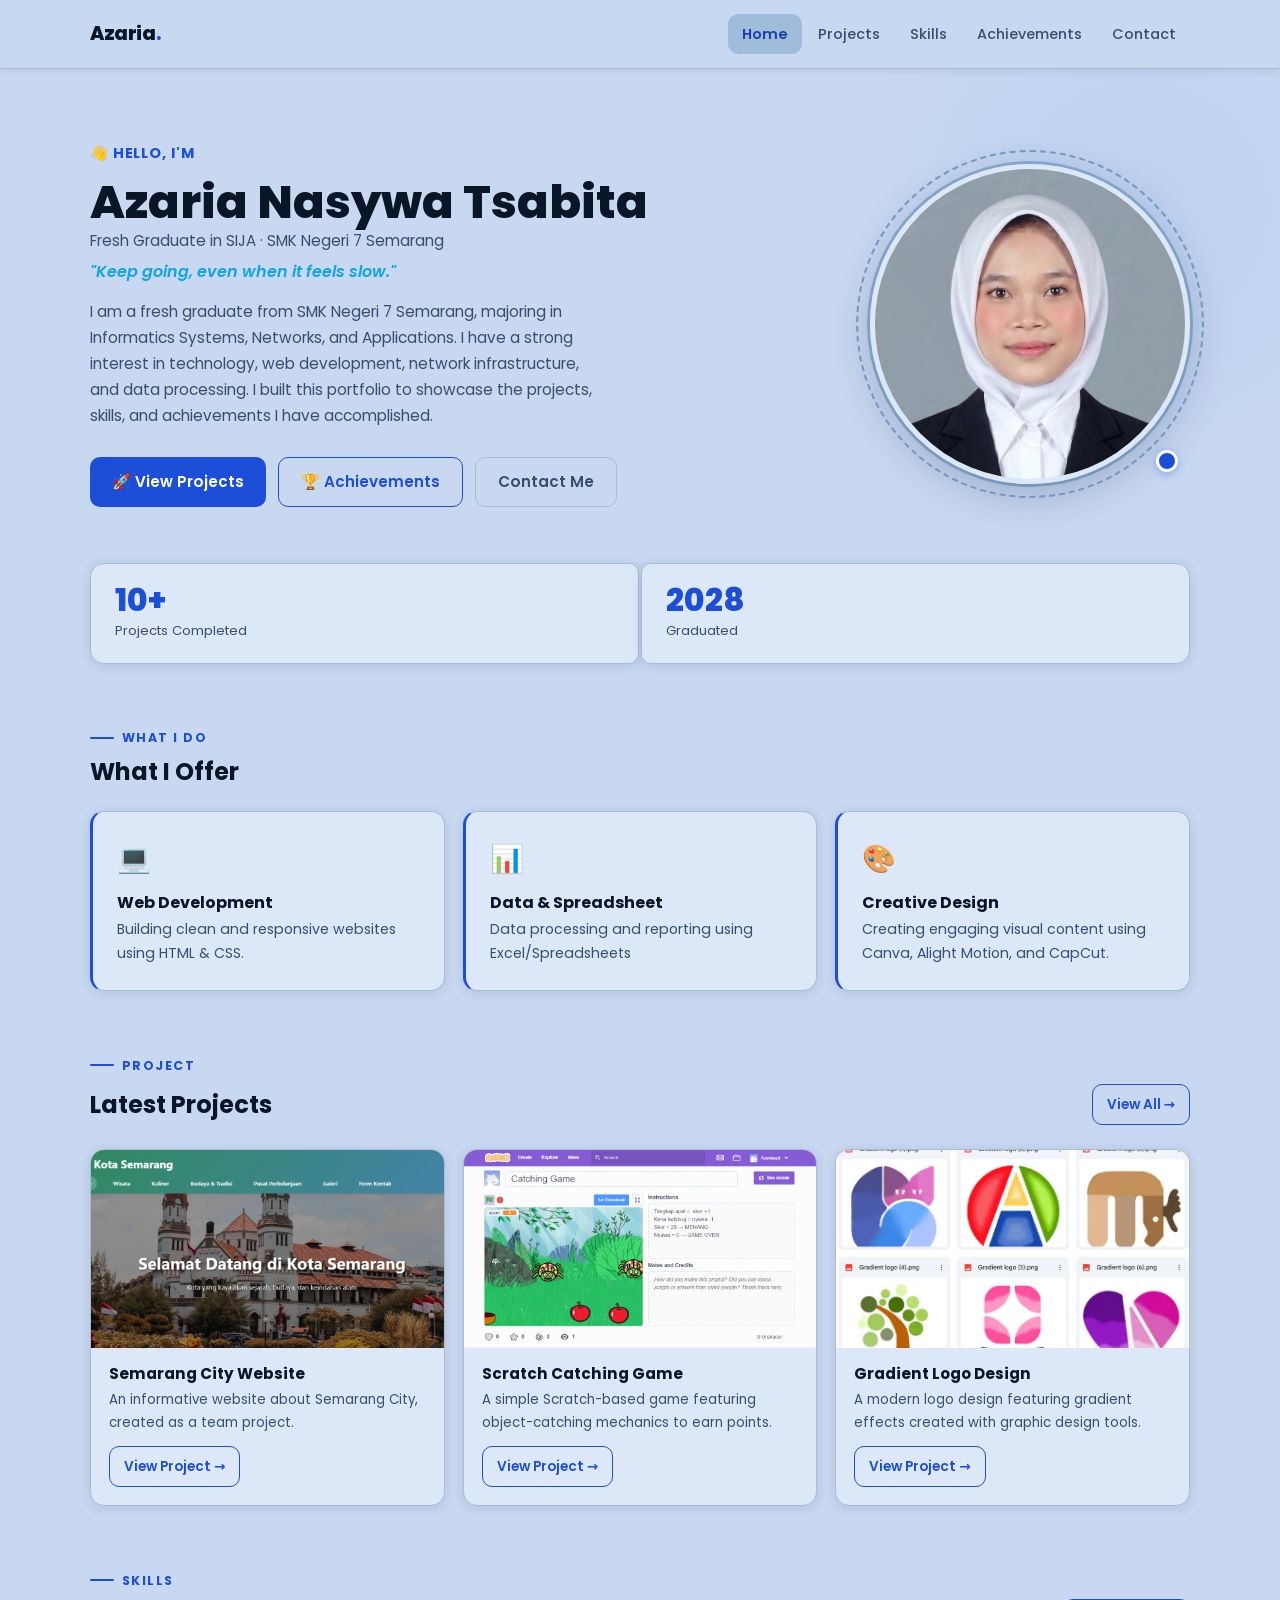
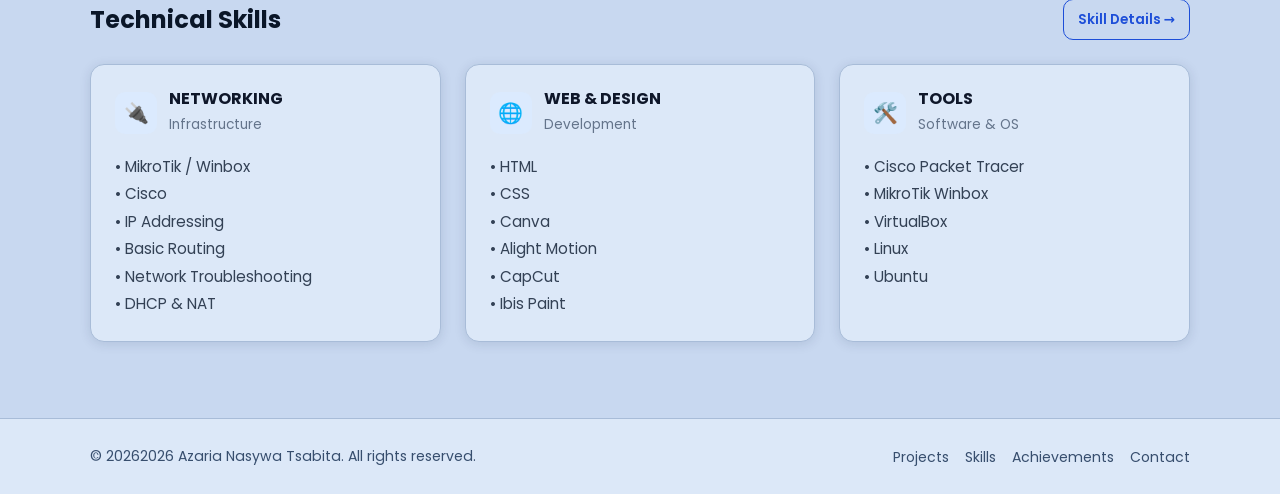
<file: index.html>
<!DOCTYPE html>
<html lang="id">
<head>
  <meta charset="UTF-8" />
  <meta name="viewport" content="width=device-width, initial-scale=1.0" />
  <title>Azaria Nasywa — Portfolio</title>
  <link rel="preconnect" href="https://fonts.googleapis.com">
  <link rel="preconnect" href="https://fonts.gstatic.com" crossorigin>
  <link href="https://fonts.googleapis.com/css2?family=Poppins:wght@300;400;500;600;700;800&display=swap" rel="stylesheet">
  <link rel="stylesheet" href="styles.css" />
</head>
<body>

  <!-- ─── HEADER ─── -->
  <header class="site-header">
    <div class="container header-inner">
      <a class="brand" href="index.html">Azaria<span>.</span></a>
      <nav class="nav">
        <button class="nav-toggle" aria-label="Toggle navigation" aria-expanded="false">☰</button>
        <ul class="nav-list">
          <li><a class="active" href="index.html">Home</a></li>
          <li><a href="projects.html">Projects</a></li>
          <li><a href="skills.html">Skills</a></li>
          <li><a href="achievements.html">Achievements</a></li>
          <li><a href="contact.html">Contact</a></li>
        </ul>
      </nav>
    </div>
  </header>

  <main>

    <!-- ─── HERO ─── -->
    <section class="hero">
      <div class="container hero-grid">
        <div class="hero-text">
          <p class="greeting">👋 Hello, I'm</p>
          <h1 class="name">
            Azaria Nasywa Tsabita
            <span class="nickname">Fresh Graduate in SIJA · SMK Negeri 7 Semarang</span>
          </h1>
          <p class="tagline">"Keep going, even when it feels slow."</p>
          <p class="description">
            I am a fresh graduate from SMK Negeri 7 Semarang, majoring in Informatics Systems, Networks, and Applications.
             I have a strong interest in technology, web development, network infrastructure, and data processing. 
             I built this portfolio to showcase the projects, skills, and achievements I have accomplished.
          </p>
          <div class="hero-cta">
            <a class="btn primary" href="projects.html">🚀 View Projects</a>
            <a class="btn outline" href="achievements.html">🏆 Achievements</a>
            <a class="btn ghost" href="contact.html">Contact Me</a>
          </div>
        </div>
        <div class="hero-photo">
          <img src="Foto/azaq1.jpeg" alt="Azaria Nasywa Tsabita" />
        </div>
      </div>
    </section>

    <!-- ─── STATS ─── -->
    <div class="container">
      <div class="stats-row">
        <div class="stat-card">
          <div class="stat-number">10+</div>
          <div class="stat-label">Projects Completed</div>
        </div>
        <div class="stat-card">
          <div class="stat-number">2028</div>
          <div class="stat-label">Graduated</div>
        </div>
      </div>
    </div>

    <!-- ─── HIGHLIGHTS ─── -->
    <section class="highlights">
      <div class="container">
        <div class="section-label">What I Do</div>
        <h2 style="color:var(--text);margin:0 0 24px;font-size:1.5rem;">What I Offer</h2>
        <div class="highlights-grid">
          <div class="card highlight-card card-hover">
            <div class="icon">💻</div>
            <h3>Web Development</h3>
            <p>Building clean and responsive websites using HTML &amp; CSS.</p>
          </div>
          <div class="card highlight-card card-hover">
            <div class="icon">📊</div>
            <h3>Data &amp; Spreadsheet</h3>
            <p>Data processing and reporting using Excel/Spreadsheets</p>
          </div>
          <div class="card highlight-card card-hover">
            <div class="icon">🎨</div>
            <h3>Creative Design</h3>
            <p>Creating engaging visual content using Canva, Alight Motion, and CapCut.</p>
          </div>
        </div>
      </div>
    </section>

    <!-- ─── PROJECTS PREVIEW ─── -->
    <section style="padding-bottom:56px;">
      <div class="container">
        <div class="section-label">Project</div>
        <div style="display:flex;align-items:center;justify-content:space-between;margin-bottom:24px;flex-wrap:wrap;gap:10px;">
          <h2 style="color:var(--text);margin:0;font-size:1.5rem;">Latest Projects</h2>
          <a class="btn outline small" href="projects.html">View All →</a>
        </div>
        <div class="preview-grid">
          <article class="card preview-card card-hover">
            <div style="overflow:hidden;">
              <img class="preview-img" src="Foto/web.png" alt="Website Kota Semarang">
            </div>
            <div class="preview-body">
              <h3>Semarang City Website</h3>
              <p>An informative website about Semarang City, created as a team project.</p>
              <a class="btn small outline" href="portfolio/dashboard.html">View Project →</a>
            </div>
          </article>
          <article class="card preview-card card-hover">
            <div style="overflow:hidden;">
              <img class="preview-img" src="Foto/scrath.png" alt="Catching Game Scratch">
            </div>
            <div class="preview-body">
              <h3>Scratch Catching Game</h3>
              <p>A simple Scratch-based game featuring object-catching mechanics to earn points.</p>
              <a class="btn small outline" href="portfolio/landing-page.html">View Project →</a>
            </div>
          </article>
          <article class="card preview-card card-hover">
            <div style="overflow:hidden;">
              <img class="preview-img" src="Foto/logo (2).png" alt="Gradien Logo">
            </div>
            <div class="preview-body">
              <h3>Gradient Logo Design</h3>
              <p>A modern logo design featuring gradient effects created with graphic design tools.</p>
              <a class="btn small outline" href="portfolio/desain.html">View Project →</a>
            </div>
          </article>
        </div>
      </div>
    </section>

<!-- ─── SKILLS PREVIEW ─── -->
    <section style="padding-bottom:56px;">
      <div class="container">
        <div class="section-label">Skills</div>
        <div style="display:flex;align-items:center;justify-content:space-between;margin-bottom:24px;flex-wrap:wrap;gap:10px;">
          <h2 style="color:var(--text);margin:0;font-size:1.5rem;">Technical Skills</h2>
          <a class="btn outline small" href="skills.html">Skill Details →</a>
        </div>

        <!-- Grid Layout (Tampilan Kartu Gambar 2) -->
        <div style="display: grid; grid-template-columns: repeat(auto-fit, minmax(300px, 1fr)); gap: 1.5rem;">

          <!-- Card 1: NETWORKING -->
          <div class="card" style="padding: 1.5rem; display: flex; flex-direction: column; gap: 1rem;">
            <div style="display: flex; align-items: center; gap: 0.75rem;">
              <div style="width: 42px; height: 42px; background: #dbeafe; border-radius: 10px; display: flex; align-items: center; justify-content: center; font-size: 1.25rem;">
                🔌
              </div>
              <div>
                <h3 style="font-size: 1rem; font-weight: 700; color: #0f172a; margin: 0; text-transform: uppercase;">NETWORKING</h3>
                <span style="font-size: 0.85rem; color: #64748b;">Infrastructure</span>
              </div>
            </div>
            <ul style="list-style: none; padding: 0; margin: 0; color: #334155; font-size: 0.95rem; line-height: 1.8;">
              <li>• MikroTik / Winbox</li>
              <li>• Cisco</li>
              <li>• IP Addressing</li>
              <li>• Basic Routing</li>
              <li>• Network Troubleshooting</li>
              <li>• DHCP &amp; NAT</li>
            </ul>
          </div>

          <!-- Card 2: WEB & DESIGN -->
          <div class="card" style="padding: 1.5rem; display: flex; flex-direction: column; gap: 1rem;">
            <div style="display: flex; align-items: center; gap: 0.75rem;">
              <div style="width: 42px; height: 42px; background: #dbeafe; border-radius: 10px; display: flex; align-items: center; justify-content: center; font-size: 1.25rem;">
                🌐
              </div>
              <div>
                <h3 style="font-size: 1rem; font-weight: 700; color: #0f172a; margin: 0; text-transform: uppercase;">WEB &amp; DESIGN</h3>
                <span style="font-size: 0.85rem; color: #64748b;">Development</span>
              </div>
            </div>
            <ul style="list-style: none; padding: 0; margin: 0; color: #334155; font-size: 0.95rem; line-height: 1.8;">
              <li>• HTML</li>
              <li>• CSS</li>
              <li>• Canva</li>
              <li>• Alight Motion</li>
              <li>• CapCut</li>
              <li>• Ibis Paint</li>
            </ul>
          </div>
          <!-- Card 4: TOOLS -->
          <div class="card" style="padding: 1.5rem; display: flex; flex-direction: column; gap: 1rem;">
            <div style="display: flex; align-items: center; gap: 0.75rem;">
              <div style="width: 42px; height: 42px; background: #dbeafe; border-radius: 10px; display: flex; align-items: center; justify-content: center; font-size: 1.25rem;">
                🛠️
              </div>
              <div>
                <h3 style="font-size: 1rem; font-weight: 700; color: #0f172a; margin: 0; text-transform: uppercase;">TOOLS</h3>
                <span style="font-size: 0.85rem; color: #64748b;">Software &amp; OS</span>
              </div>
            </div>
            <ul style="list-style: none; padding: 0; margin: 0; color: #334155; font-size: 0.95rem; line-height: 1.8;">
              <li>• Cisco Packet Tracer</li>
              <li>• MikroTik Winbox</li>
              <li>• VirtualBox</li>
              <li>• Linux</li>
              <li>• Ubuntu</li>
            </ul>
          </div>

        </div>
      </div>
    </section>

  <!-- ─── FOOTER ─── -->
  <footer class="site-footer">
    <div class="container footer-inner">
      <p>© <span id="year"></span>2026 Azaria Nasywa Tsabita. All rights reserved.</p>
      <ul class="footer-links">
        <li><a href="projects.html">Projects</a></li>
        <li><a href="skills.html">Skills</a></li>
        <li><a href="achievements.html">Achievements</a></li>
        <li><a href="contact.html">Contact</a></li>
      </ul>
    </div>
  </footer>

  <script src="main.js"></script>
</body>
</html>
</file>
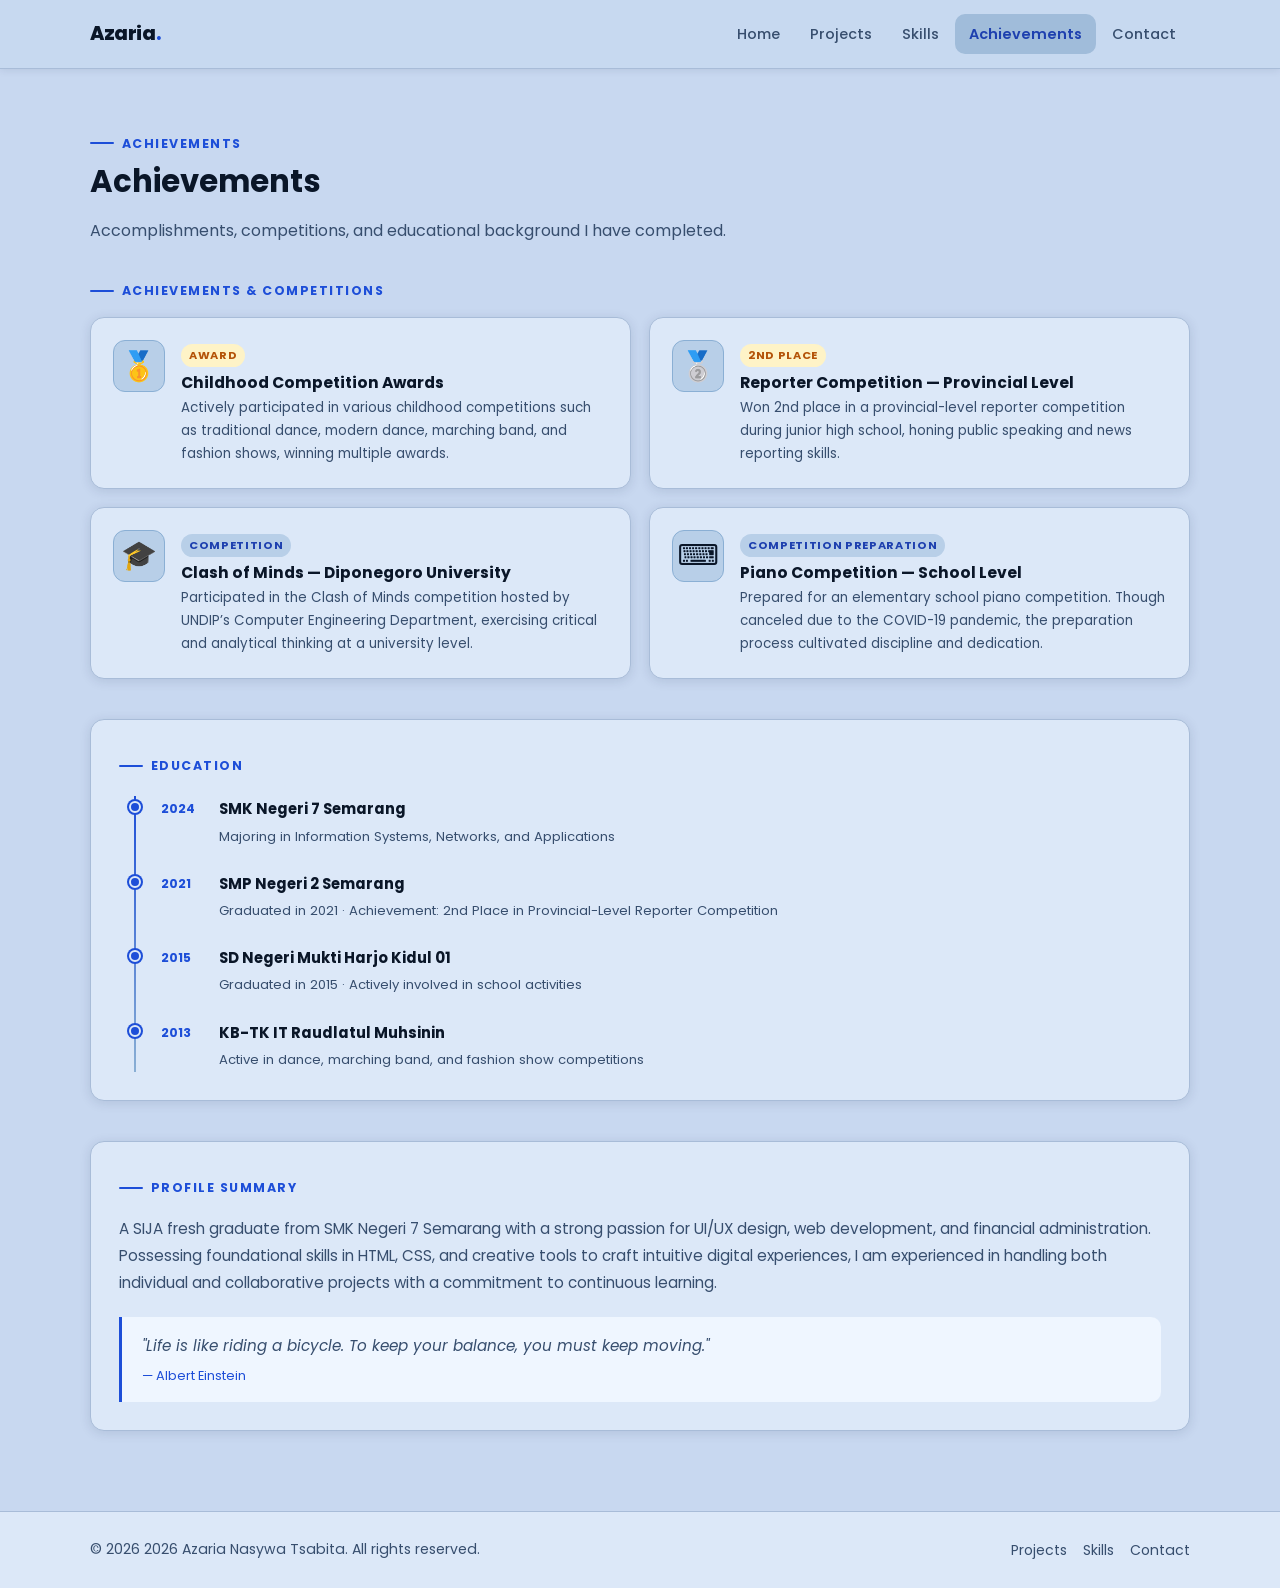
<file: achievements.html>
<!DOCTYPE html>
<html lang="id">
<head>
  <meta charset="UTF-8" />
  <meta name="viewport" content="width=device-width, initial-scale=1.0" />
  <title>Achievements — Azaria Nasywa</title>
  <link rel="preconnect" href="https://fonts.googleapis.com">
  <link rel="preconnect" href="https://fonts.gstatic.com" crossorigin>
  <link href="https://fonts.googleapis.com/css2?family=Poppins:wght@300;400;500;600;700;800&display=swap" rel="stylesheet">
  <link rel="stylesheet" href="styles.css" />
</head>
<body>

  <!-- ─── HEADER ─── -->
  <header class="site-header">
    <div class="container header-inner">
      <a class="brand" href="index.html">Azaria<span>.</span></a>
      <nav class="nav">
        <button class="nav-toggle" aria-label="Toggle navigation" aria-expanded="false">☰</button>
        <ul class="nav-list">
          <li><a href="index.html">Home</a></li>
          <li><a href="projects.html">Projects</a></li>
          <li><a href="skills.html">Skills</a></li>
          <li><a class="active" href="achievements.html">Achievements</a></li>
          <li><a href="contact.html">Contact</a></li>
        </ul>
      </nav>
    </div>
  </header>

  <main>

    <!-- ─── PAGE HEADER ─── -->
    <section class="section-header">
      <div class="container">
        <div class="section-label">Achievements</div>
        <h2>Achievements</h2>
        <p>Accomplishments, competitions, and educational background I have completed.</p>
      </div>
    </section>

    <section class="achievements-section">
      <div class="container">

        <!-- ─── ACHIEVEMENT CARDS ─── -->
        <div class="section-label" style="margin-bottom:16px;">ACHIEVEMENTS & COMPETITIONS</div>
        <div class="ach-grid">

          <div class="card ach-card card-hover">
            <div class="ach-badge">🥇</div>
            <div class="ach-body">
              <span class="ach-type award">Award</span>
              <h3>Childhood Competition Awards</h3>
              <p>Actively participated in various childhood competitions such as traditional dance, modern dance, marching band, and fashion shows, winning multiple awards.</p>
            </div>
          </div>

          <div class="card ach-card card-hover">
            <div class="ach-badge">🥈</div>
            <div class="ach-body">
              <span class="ach-type award">2nd Place</span>
              <h3>Reporter Competition — Provincial Level</h3>
              <p>Won 2nd place in a provincial-level reporter competition during junior high school, honing public speaking and news reporting skills.</p>
            </div>
          </div>

          <div class="card ach-card card-hover">
            <div class="ach-badge">🎓</div>
            <div class="ach-body">
              <span class="ach-type compete">COMPETITION</span>
              <h3>Clash of Minds — Diponegoro University</h3>
              <p>Participated in the Clash of Minds competition hosted by UNDIP’s Computer Engineering Department, exercising critical and analytical thinking at a university level.</p>
            </div>
          </div>

          <div class="card ach-card card-hover">
            <div class="ach-badge">⌨️</div>
            <div class="ach-body">
              <span class="ach-type compete">COMPETITION PREPARATION</span>
              <h3>Piano Competition — School Level</h3>
              <p>Prepared for an elementary school piano competition. Though canceled due to the COVID-19 pandemic, the preparation process cultivated discipline and dedication.</p>
            </div>
          </div>

        </div>

        <!-- ─── EDUCATION TIMELINE ─── -->
        <div class="card" style="padding:28px;margin-bottom:40px;">
          <div class="section-label" style="margin-bottom:20px;">EDUCATION</div>
          <ul class="edu-timeline">
            <li>
              <span class="edu-year">2024</span>
              <div class="edu-info">
                <strong>SMK Negeri 7 Semarang</strong>
                <span>Majoring in Information Systems, Networks, and Applications</span>
              </div>
            </li>
            <li>
              <span class="edu-year">2021</span>
              <div class="edu-info">
                <strong>SMP Negeri 2 Semarang</strong>
                <span>Graduated in 2021 · Achievement: 2nd Place in Provincial-Level Reporter Competition</span>
              </div>
            </li>
            <li>
              <span class="edu-year">2015</span>
              <div class="edu-info">
                <strong>SD Negeri Mukti Harjo Kidul 01</strong>
                <span>Graduated in 2015 · Actively involved in school activities</span>
              </div>
            </li>
            <li>
              <span class="edu-year">2013</span>
              <div class="edu-info">
                <strong>KB-TK IT Raudlatul Muhsinin</strong>
                <span>Active in dance, marching band, and fashion show competitions</span>
              </div>
            </li>
          </ul>
        </div>

        <!-- ─── PROFILE SUMMARY ─── -->
        <div class="card" style="padding:28px;">
          <div class="section-label" style="margin-bottom:16px;">PROFILE SUMMARY</div>
          <p style="color:var(--muted);font-size:.95rem;line-height:1.8;margin-bottom:20px;">
            A SIJA fresh graduate from SMK Negeri 7 Semarang with a strong passion for UI/UX design, web development, and financial administration. Possessing foundational skills in HTML, CSS, and creative tools to craft intuitive digital experiences, I am experienced in handling both individual and collaborative projects with a commitment to continuous learning.
          </p>
          <blockquote style="margin:0;padding:16px 20px;border-left:3px solid var(--blue);background:#eff6ff;border-radius:0 var(--radius-sm) var(--radius-sm) 0;color:var(--muted);font-style:italic;font-size:.95rem;">
            "Life is like riding a bicycle. To keep your balance, you must keep moving."
            <cite style="display:block;margin-top:6px;font-size:.8rem;font-style:normal;color:var(--blue);">— Albert Einstein</cite>
          </blockquote>
        </div>

      </div>
    </section>

  </main>

  <!-- ─── FOOTER ─── -->
  <footer class="site-footer">
    <div class="container footer-inner">
      <p>© <span id="year"></span> 2026 Azaria Nasywa Tsabita. All rights reserved.</p>
      <ul class="footer-links">
        <li><a href="projects.html">Projects</a></li>
        <li><a href="skills.html">Skills</a></li>
        <li><a href="contact.html">Contact</a></li>
      </ul>
    </div>
  </footer>

  <script src="main.js"></script>
</body>
</html>
</file>
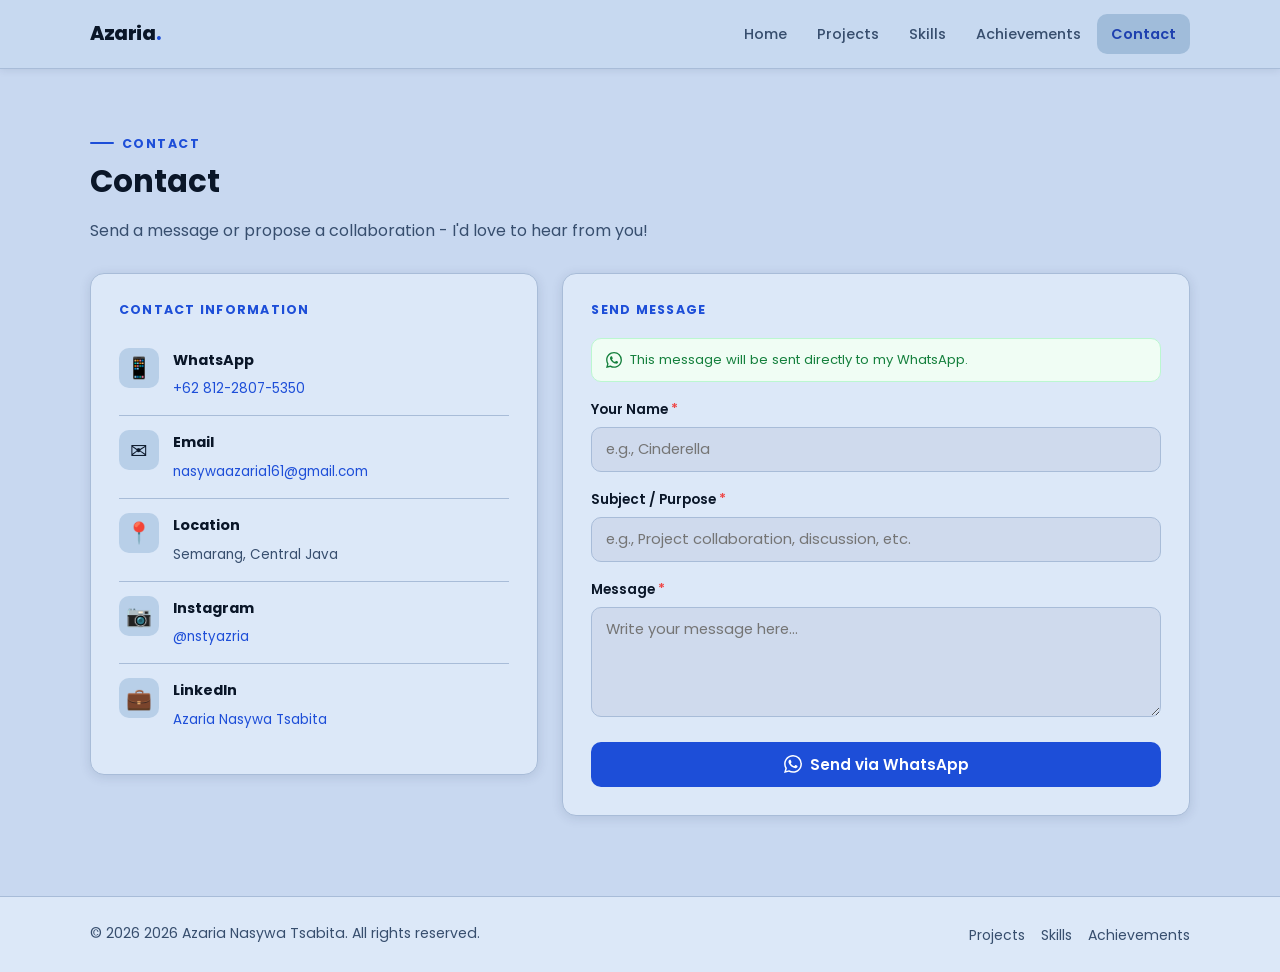
<file: contact.html>
<!DOCTYPE html>
<html lang="id">
<head>
  <meta charset="UTF-8" />
  <meta name="viewport" content="width=device-width, initial-scale=1.0" />
  <title>Contact — Azaria Nasywa</title>
  <link rel="preconnect" href="https://fonts.googleapis.com">
  <link rel="preconnect" href="https://fonts.gstatic.com" crossorigin>
  <link href="https://fonts.googleapis.com/css2?family=Poppins:wght@300;400;500;600;700;800&display=swap" rel="stylesheet">
  <link rel="stylesheet" href="styles.css" />
</head>
<body>

  <!-- ─── HEADER ─── -->
  <header class="site-header">
    <div class="container header-inner">
      <a class="brand" href="index.html">Azaria<span>.</span></a>
      <nav class="nav">
        <button class="nav-toggle" aria-label="Toggle navigation" aria-expanded="false">☰</button>
        <ul class="nav-list">
          <li><a href="index.html">Home</a></li>
          <li><a href="projects.html">Projects</a></li>
          <li><a href="skills.html">Skills</a></li>
          <li><a href="achievements.html">Achievements</a></li>
          <li><a class="active" href="contact.html">Contact</a></li>
        </ul>
      </nav>
    </div>
  </header>

  <main>

    <!-- ─── PAGE HEADER ─── -->
    <section class="section-header">
      <div class="container">
        <div class="section-label">Contact</div>
        <h2>Contact</h2>
        <p>Send a message or propose a collaboration - I'd love to hear from you!</p>
      </div>
    </section>

    <!-- ─── CONTACT GRID ─── -->
    <section class="contact-section">
      <div class="container contact-grid">

        <!-- ── INFO ── -->
        <div class="card contact-info-card">
          <h3>CONTACT INFORMATION</h3>

          <div class="contact-item">
            <div class="contact-icon">📱</div>
            <div class="contact-detail">
              <strong>WhatsApp</strong>
              <a href="https://wa.me/6281228075350" target="_blank" rel="noopener">+62 812-2807-5350</a>
            </div>
          </div>

          <div class="contact-item">
            <div class="contact-icon">✉️</div>
            <div class="contact-detail">
              <strong>Email</strong>
              <a href="mailto:nasywaazaria161@gmail.com">nasywaazaria161@gmail.com</a>
            </div>
          </div>

          <div class="contact-item">
            <div class="contact-icon">📍</div>
            <div class="contact-detail">
              <strong>Location</strong>
              <span> Semarang, Central Java</span>
            </div>
          </div>

          <div class="contact-item">
            <div class="contact-icon">📷</div>
            <div class="contact-detail">
              <strong>Instagram</strong>
              <a href="https://www.instagram.com/nstyazria" target="_blank" rel="noopener noreferrer">@nstyazria</a>
            </div>
          </div>

          <div class="contact-item">
            <div class="contact-icon">💼</div>
            <div class="contact-detail">
              <strong>LinkedIn</strong>
              <a href="https://www.linkedin.com/in/azarianasywat/" target="_blank" rel="noopener noreferrer">Azaria Nasywa Tsabita</a>
            </div>
          </div>
        </div>

        <!-- ── FORM ── -->
        <div class="card contact-form-card">
          <h3>SEND MESSAGE</h3>

          <div class="wa-note">
            <svg xmlns="http://www.w3.org/2000/svg" width="16" height="16" viewBox="0 0 24 24" fill="currentColor" style="flex-shrink:0;"><path d="M17.472 14.382c-.297-.149-1.758-.867-2.03-.967-.273-.099-.471-.148-.67.15-.197.297-.767.966-.94 1.164-.173.199-.347.223-.644.075-.297-.15-1.255-.463-2.39-1.475-.883-.788-1.48-1.761-1.653-2.059-.173-.297-.018-.458.13-.606.134-.133.298-.347.446-.52.149-.174.198-.298.298-.497.099-.198.05-.371-.025-.52-.075-.149-.669-1.612-.916-2.207-.242-.579-.487-.5-.669-.51-.173-.008-.371-.01-.57-.01-.198 0-.52.074-.792.372-.272.297-1.04 1.016-1.04 2.479 0 1.462 1.065 2.875 1.213 3.074.149.198 2.096 3.2 5.077 4.487.709.306 1.262.489 1.694.625.712.227 1.36.195 1.871.118.571-.085 1.758-.719 2.006-1.413.248-.694.248-1.289.173-1.413-.074-.124-.272-.198-.57-.347m-5.421 7.403h-.004a9.87 9.87 0 01-5.031-1.378l-.361-.214-3.741.982.998-3.648-.235-.374a9.86 9.86 0 01-1.51-5.26c.001-5.45 4.436-9.884 9.888-9.884 2.64 0 5.122 1.03 6.988 2.898a9.825 9.825 0 012.893 6.994c-.003 5.45-4.437 9.884-9.885 9.884m8.413-18.297A11.815 11.815 0 0012.05 0C5.495 0 .16 5.335.157 11.892c0 2.096.547 4.142 1.588 5.945L.057 24l6.305-1.654a11.882 11.882 0 005.683 1.448h.005c6.554 0 11.89-5.335 11.893-11.893a11.821 11.821 0 00-3.48-8.413z"/></svg>
            This message will be sent directly to my WhatsApp.
          </div>

          <form id="wa-form" novalidate>
            <div class="form-group">
              <label for="sender-name">Your Name <span style="color:#ef4444;">*</span></label>
              <input
                type="text"
                id="sender-name"
                placeholder="e.g., Cinderella"
                required
                autocomplete="name"
              />
            </div>

            <div class="form-group">
              <label for="sender-topic">Subject / Purpose <span style="color:#ef4444;">*</span></label>
              <input
                type="text"
                id="sender-topic"
                placeholder="e.g., Project collaboration, discussion, etc."
                required
              />
            </div>

            <div class="form-group">
              <label for="sender-message">Message <span style="color:#ef4444;">*</span></label>
              <textarea
                id="sender-message"
                placeholder="Write your message here..."
                required
              ></textarea>
            </div>

            <p id="form-error" style="color:#ef4444;font-size:.83rem;margin:0 0 12px;display:none;">
              Please complete all fields before submitting.
            </p>

            <button type="submit" class="btn primary" style="width:100%;justify-content:center;gap:8px;">
              <svg xmlns="http://www.w3.org/2000/svg" width="18" height="18" viewBox="0 0 24 24" fill="currentColor" style="flex-shrink:0;"><path d="M17.472 14.382c-.297-.149-1.758-.867-2.03-.967-.273-.099-.471-.148-.67.15-.197.297-.767.966-.94 1.164-.173.199-.347.223-.644.075-.297-.15-1.255-.463-2.39-1.475-.883-.788-1.48-1.761-1.653-2.059-.173-.297-.018-.458.13-.606.134-.133.298-.347.446-.52.149-.174.198-.298.298-.497.099-.198.05-.371-.025-.52-.075-.149-.669-1.612-.916-2.207-.242-.579-.487-.5-.669-.51-.173-.008-.371-.01-.57-.01-.198 0-.52.074-.792.372-.272.297-1.04 1.016-1.04 2.479 0 1.462 1.065 2.875 1.213 3.074.149.198 2.096 3.2 5.077 4.487.709.306 1.262.489 1.694.625.712.227 1.36.195 1.871.118.571-.085 1.758-.719 2.006-1.413.248-.694.248-1.289.173-1.413-.074-.124-.272-.198-.57-.347m-5.421 7.403h-.004a9.87 9.87 0 01-5.031-1.378l-.361-.214-3.741.982.998-3.648-.235-.374a9.86 9.86 0 01-1.51-5.26c.001-5.45 4.436-9.884 9.888-9.884 2.64 0 5.122 1.03 6.988 2.898a9.825 9.825 0 012.893 6.994c-.003 5.45-4.437 9.884-9.885 9.884m8.413-18.297A11.815 11.815 0 0012.05 0C5.495 0 .16 5.335.157 11.892c0 2.096.547 4.142 1.588 5.945L.057 24l6.305-1.654a11.882 11.882 0 005.683 1.448h.005c6.554 0 11.89-5.335 11.893-11.893a11.821 11.821 0 00-3.48-8.413z"/></svg>
              Send via WhatsApp
            </button>
          </form>
        </div>

      </div>
    </section>

  </main>

  <!-- ─── FOOTER ─── -->
  <footer class="site-footer">
    <div class="container footer-inner">
      <p>© <span id="year"></span> 2026 Azaria Nasywa Tsabita. All rights reserved.</p>
      <ul class="footer-links">
        <li><a href="projects.html">Projects</a></li>
        <li><a href="skills.html">Skills</a></li>
        <li><a href="achievements.html">Achievements</a></li>
      </ul>
    </div>
  </footer>

  <script src="main.js"></script>
</body>
</html>
</file>
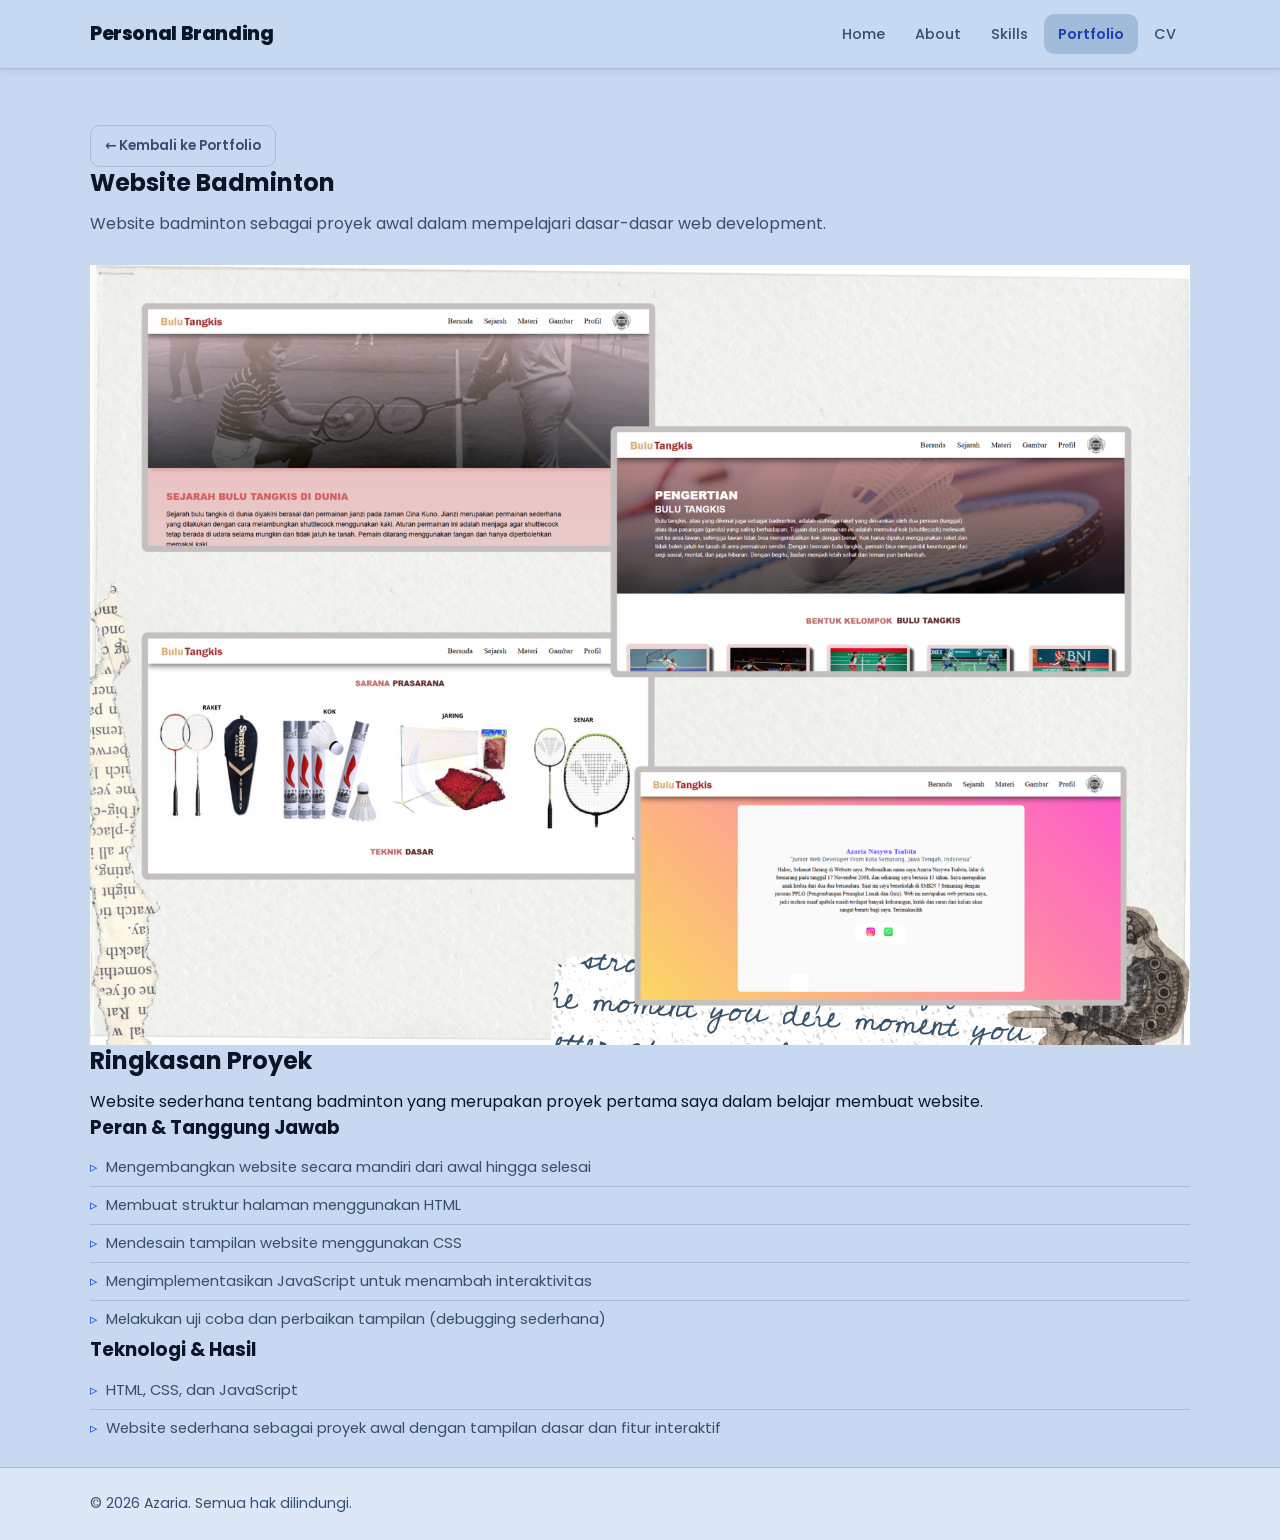
<file: mobile-prototype.html>
<!DOCTYPE html>
<html lang="id">
<head>
	<meta charset="UTF-8" />
	<meta name="viewport" content="width=device-width, initial-scale=1.0" />
	<title>Prototype Aplikasi Mobile - Portfolio</title>
	<link rel="preconnect" href="https://fonts.googleapis.com">
	<link rel="preconnect" href="https://fonts.gstatic.com" crossorigin>
	<link href="https://fonts.googleapis.com/css2?family=Poppins:wght@300;400;500;600;700&display=swap" rel="stylesheet">
	<link rel="stylesheet" href="../styles.css" />
</head>
<body>
	<header class="site-header">
		<div class="container header-inner">
			<a class="brand" href="../index.html">Personal Branding</a>
			<nav class="nav">
				<button class="nav-toggle" aria-label="Toggle navigation" aria-expanded="false">☰</button>
				<ul class="nav-list">
					<li><a href="../index.html">Home</a></li>
					<li><a href="../about.html">About</a></li>
					<li><a href="../skills.html">Skills</a></li>
					<li><a class="active" href="../portfolio.html">Portfolio</a></li>
					<li><a href="../cv.html">CV</a></li>
				</ul>
			</nav>
		</div>
	</header>

	<main>
		<section class="section-header">
			<div class="container">
				<a class="btn small ghost" href="../portfolio.html">← Kembali ke Portfolio</a>
				<h1>Website Badminton</h1>
				<p>Website badminton sebagai proyek awal dalam mempelajari dasar-dasar web development.</p>
			</div>
		</section>

		<section class="container">
			<div class="card2 mb-14">
				<img src="../Foto/web3.png" alt="Prototype Aplikasi Mobile - Screenshot">
			</div>

			<div class="card2 mb-14">
				<h2>Ringkasan Proyek</h2>
				<p>Website sederhana tentang badminton yang merupakan proyek pertama saya dalam belajar membuat website.</p>
			</div>

			<div class="card2 mb-14">
				<h3>Peran & Tanggung Jawab</h3>
				<ul class="bullet-list">
					<li>Mengembangkan website secara mandiri dari awal hingga selesai</li>
					<li>Membuat struktur halaman menggunakan HTML</li>
					<li>Mendesain tampilan website menggunakan CSS</li>
					<li>Mengimplementasikan JavaScript untuk menambah interaktivitas</li>
					<li>Melakukan uji coba dan perbaikan tampilan (debugging sederhana)</li>
				</ul>
			</div>

			<div class="card2">
				<h3>Teknologi & Hasil</h3>
				<ul class="bullet-list">
					<li>HTML, CSS, dan JavaScript</li>
					<li>Website sederhana sebagai proyek awal dengan tampilan dasar dan fitur interaktif</li>
				</ul>
			</div>
		</section>
	</main>

	<footer class="site-footer">
		<div class="container footer-inner">
			<p>© <span id="year"></span> Azaria. Semua hak dilindungi.</p>
		</div>
	</footer>

	<script src="../main.js"></script>
</body>
</html>
</file>
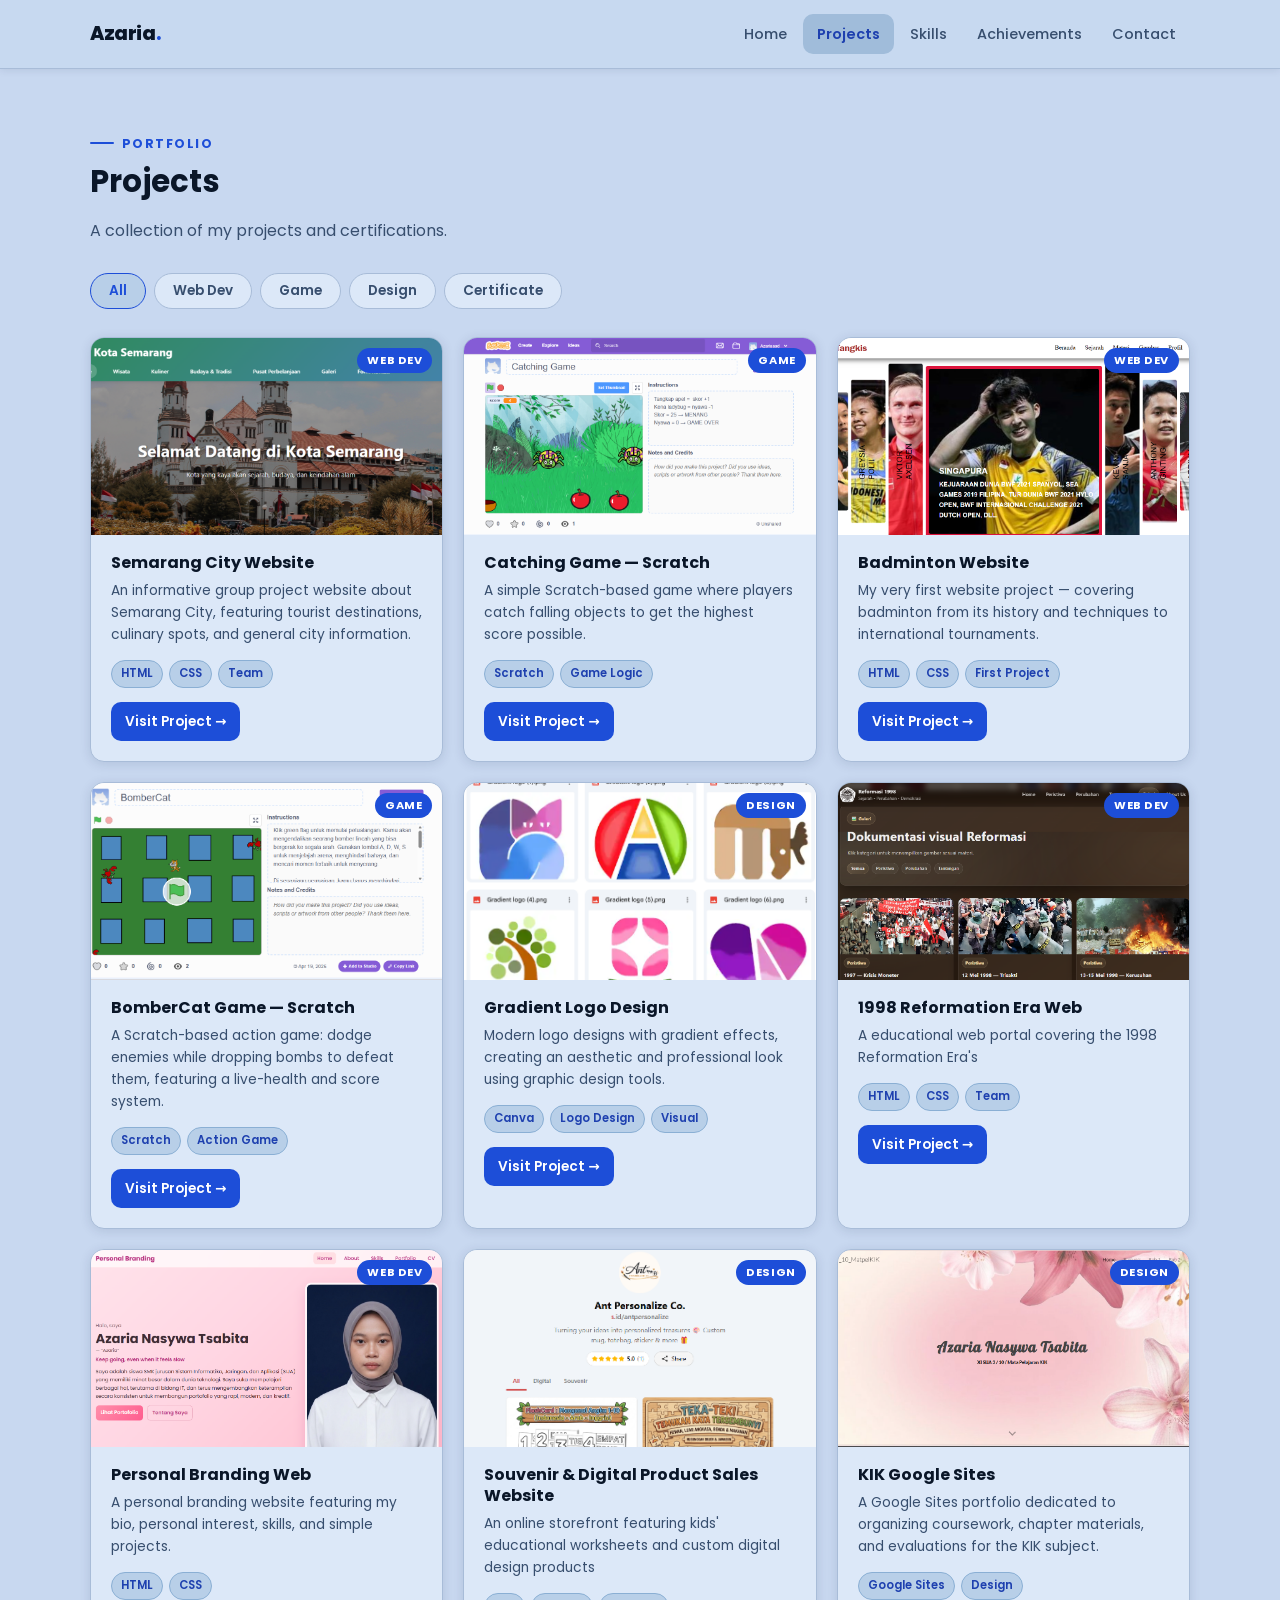
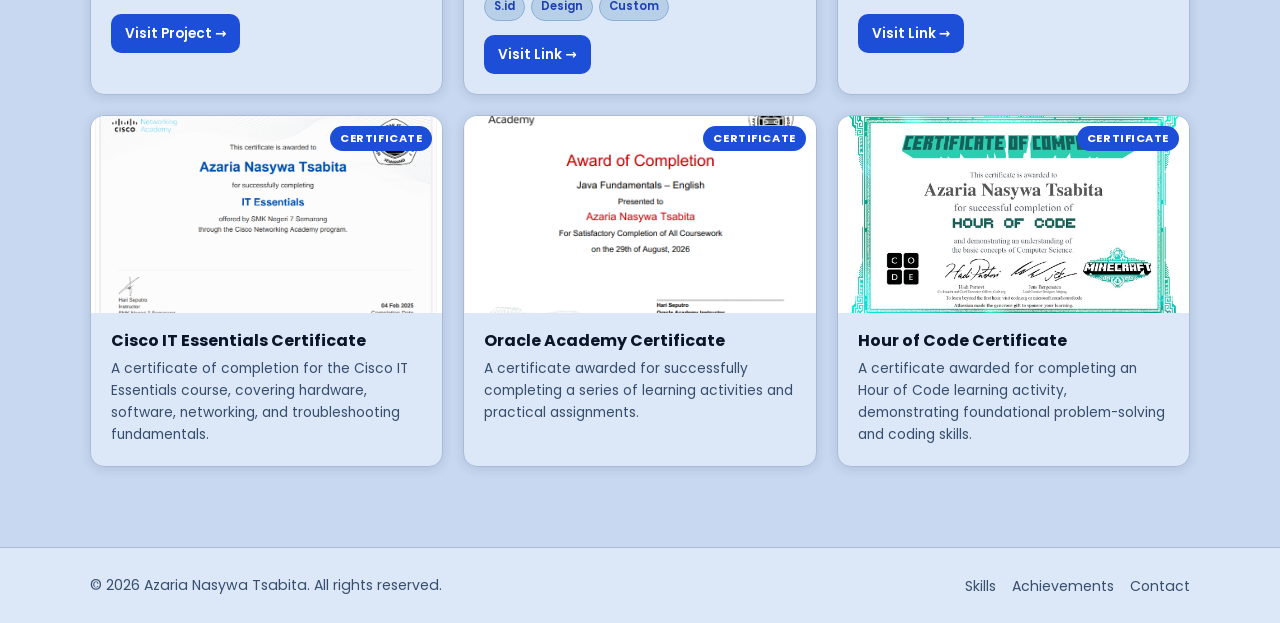
<file: projects.html>
<!DOCTYPE html>
<html lang="id">
<head>
  <meta charset="UTF-8" />
  <meta name="viewport" content="width=device-width, initial-scale=1.0" />
  <title>Projects — Azaria Nasywa</title>
  <link rel="preconnect" href="https://fonts.googleapis.com">
  <link rel="preconnect" href="https://fonts.gstatic.com" crossorigin>
  <link href="https://fonts.googleapis.com/css2?family=Poppins:wght@300;400;500;600;700;800&display=swap" rel="stylesheet">
  <link rel="stylesheet" href="styles.css" />
</head>
<body>

  <!-- ─── HEADER ─── -->
  <header class="site-header">
    <div class="container header-inner">
      <a class="brand" href="index.html">Azaria<span>.</span></a>
      <nav class="nav">
        <button class="nav-toggle" aria-label="Toggle navigation" aria-expanded="false">☰</button>
        <ul class="nav-list">
          <li><a href="index.html">Home</a></li>
          <li><a class="active" href="projects.html">Projects</a></li>
          <li><a href="skills.html">Skills</a></li>
          <li><a href="achievements.html">Achievements</a></li>
          <li><a href="contact.html">Contact</a></li>
        </ul>
      </nav>
    </div>
  </header>

  <main>

    <!-- ─── PAGE HEADER ─── -->
    <section class="section-header">
      <div class="container">
        <div class="section-label">Portfolio</div>
        <h2>Projects</h2>
        <p>A collection of my projects and certifications.</p>
      </div>
    </section>

    <!-- ─── FILTER + GRID ─── -->
    <section class="portfolio-section">
      <div class="container">

        <div class="filter-bar">
          <button class="filter-btn active" data-filter="all">All</button>
          <button class="filter-btn" data-filter="web">Web Dev</button>
          <button class="filter-btn" data-filter="game">Game</button>
          <button class="filter-btn" data-filter="design">Design</button>
          <button class="filter-btn" data-filter="certificate">Certificate</button>
        </div>

        <div class="portfolio-grid">

          <!-- 1 — Web -->
          <article class="card portfolio-card card-hover" data-category="web">
            <div class="portfolio-image-wrap">
              <img class="portfolio-image" src="Foto/web.png" alt="Website Kota Semarang">
              <span class="portfolio-badge">Web Dev</span>
            </div>
            <div class="portfolio-body">
              <h3 class="portfolio-title">Semarang City Website</h3>
              <p class="portfolio-desc">An informative group project website about Semarang City, featuring tourist destinations, culinary spots, and general city information.</p>
              <div class="portfolio-tags">
                <span class="tag">HTML</span>
                <span class="tag">CSS</span>
                <span class="tag">Team</span>
              </div>
              <a class="btn small primary" href="portfolio/dashboard.html">Visit Project →</a>
            </div>
          </article>

          <!-- 2 — Game -->
          <article class="card portfolio-card card-hover" data-category="game">
            <div class="portfolio-image-wrap">
              <img class="portfolio-image" src="Foto/scrath.png" alt="Catching Game Scratch">
              <span class="portfolio-badge">Game</span>
            </div>
            <div class="portfolio-body">
              <h3 class="portfolio-title">Catching Game — Scratch</h3>
              <p class="portfolio-desc">A simple Scratch-based game where players catch falling objects to get the highest score possible.</p>
              <div class="portfolio-tags">
                <span class="tag">Scratch</span>
                <span class="tag">Game Logic</span>
              </div>
              <a class="btn small primary" href="portfolio/landing-page.html">Visit Project →</a>
            </div>
          </article>

          <!-- 3 — Web -->
          <article class="card portfolio-card card-hover" data-category="web">
            <div class="portfolio-image-wrap">
              <img class="portfolio-image" src="Foto/web1.png" alt="Website Badminton">
              <span class="portfolio-badge">Web Dev</span>
            </div>
            <div class="portfolio-body">
              <h3 class="portfolio-title">Badminton Website</h3>
              <p class="portfolio-desc">My very first website project — covering badminton from its history and techniques to international tournaments.</p>
              <div class="portfolio-tags">
                <span class="tag">HTML</span>
                <span class="tag">CSS</span>
                <span class="tag">First Project</span>
              </div>
              <a class="btn small primary" href="portfolio/mobile-prototype.html">Visit Project →</a>
            </div>
          </article>

          <!-- 4 — Game -->
          <article class="card portfolio-card card-hover" data-category="game">
            <div class="portfolio-image-wrap">
              <img class="portfolio-image" src="Foto/BombLuar.png" alt="BomberCat Game">
              <span class="portfolio-badge">Game</span>
            </div>
            <div class="portfolio-body">
              <h3 class="portfolio-title">BomberCat Game — Scratch</h3>
              <p class="portfolio-desc">A Scratch-based action game: dodge enemies while dropping bombs to defeat them, featuring a live-health and score system.</p>
              <div class="portfolio-tags">
                <span class="tag">Scratch</span>
                <span class="tag">Action Game</span>
              </div>
              <a class="btn small primary" href="portfolio/karya.html">Visit Project →</a>
            </div>
          </article>

          <!-- 5 — Design -->
          <article class="card portfolio-card card-hover" data-category="design">
            <div class="portfolio-image-wrap">
              <img class="portfolio-image" src="Foto/logo (2).png" alt="Gradien Logo">
              <span class="portfolio-badge">Design</span>
            </div>
            <div class="portfolio-body">
              <h3 class="portfolio-title">Gradient Logo Design</h3>
              <p class="portfolio-desc">Modern logo designs with gradient effects, creating an aesthetic and professional look using graphic design tools.</p>
              <div class="portfolio-tags">
                <span class="tag">Canva</span>
                <span class="tag">Logo Design</span>
                <span class="tag">Visual</span>
              </div>
              <a class="btn small primary" href="portfolio/desain.html">Visit Project →</a>
            </div>
          </article>

          <!-- 6 — Web -->
          <article class="card portfolio-card card-hover" data-category="web">
            <div class="portfolio-image-wrap">
              <img class="portfolio-image" src="Foto/sejarah2.png" alt="Website Badminton">
              <span class="portfolio-badge">Web Dev</span>
            </div>
            <div class="portfolio-body">
              <h3 class="portfolio-title">1998 Reformation Era Web</h3>
              <p class="portfolio-desc">A educational web portal covering the 1998 Reformation Era's</p>
              <div class="portfolio-tags">
                <span class="tag">HTML</span>
                <span class="tag">CSS</span>
                <span class="tag">Team</span>
              </div>
              <a class="btn small primary" href="portfolio/websejarah.html">Visit Project →</a>
            </div>
          </article>

           <!-- 7 — Web -->
          <article class="card portfolio-card card-hover" data-category="web">
            <div class="portfolio-image-wrap">
              <img class="portfolio-image" src="Foto/pb1.png" alt="Website Badminton">
              <span class="portfolio-badge">Web Dev</span>
            </div>
            <div class="portfolio-body">
              <h3 class="portfolio-title">Personal Branding Web</h3>
              <p class="portfolio-desc">A personal branding website featuring my bio, personal interest, skills, and simple projects.</p>
              <div class="portfolio-tags">
                <span class="tag">HTML</span>
                <span class="tag">CSS</span>
              </div>
              <a class="btn small primary" href="portfolio/personalbranding.html">Visit Project →</a>
            </div>
          </article>

          <!-- 8 — Design -->
          <article class="card portfolio-card card-hover" data-category="design">
            <div class="portfolio-image-wrap">
              <img class="portfolio-image" src="Foto/ant.png" alt="Gradien Logo">
              <span class="portfolio-badge">Design</span>
            </div>
            <div class="portfolio-body">
              <h3 class="portfolio-title">Souvenir & Digital Product Sales Website</h3>
              <p class="portfolio-desc">An online storefront featuring kids' educational worksheets and custom digital design products</p>
              <div class="portfolio-tags">
                <span class="tag">S.id</span>
                <span class="tag">Design</span>
                <span class="tag">Custom</span>
              </div>
              <a class="btn small primary" href="https://s.id/antpersonalize">Visit Link →</a>
            </div>
          </article>

          <!-- 9 — Design -->
          <article class="card portfolio-card card-hover" data-category="design">
            <div class="portfolio-image-wrap">
              <img class="portfolio-image" src="Foto/kik.png" alt="Gradien Logo">
              <span class="portfolio-badge">Design</span>
            </div>
            <div class="portfolio-body">
              <h3 class="portfolio-title">KIK Google Sites</h3>
              <p class="portfolio-desc">A Google Sites portfolio dedicated to organizing coursework, chapter materials, and evaluations for the KIK subject.</p>
              <div class="portfolio-tags">
                <span class="tag">Google Sites</span>
                <span class="tag">Design</span>
              </div>
              <a class="btn small primary" href="https://sites.google.com/view/azariant10matpelkik/home">Visit Link →</a>
            </div>
          </article>

           <!-- 9 — certificate -->
          <article class="card portfolio-card card-hover" data-category="certificate">
            <div class="portfolio-image-wrap">
              <img class="portfolio-image" src="Foto/cisco.png" alt="Gradien Logo">
              <span class="portfolio-badge">Certificate</span>
            </div>
            <div class="portfolio-body">
              <h3 class="portfolio-title">Cisco IT Essentials Certificate</h3>
              <p class="portfolio-desc">
                A certificate of completion for the Cisco IT Essentials course, covering hardware, software, networking, and troubleshooting fundamentals.
              </p>
              </div>
          </article>

          <!-- 10 — certificate -->
          <article class="card portfolio-card card-hover" data-category="certificate">
            <div class="portfolio-image-wrap">
              <img class="portfolio-image" src="Foto/oracle.png" alt="Gradien Logo">
              <span class="portfolio-badge">Certificate</span>
            </div>
            <div class="portfolio-body">
              <h3 class="portfolio-title">Oracle Academy Certificate</h3>
              <p class="portfolio-desc">
                A certificate awarded for successfully completing a series of learning activities and practical assignments.
              </p>
              </div>
          </article>

          <!-- 11 — certificate -->
          <article class="card portfolio-card card-hover" data-category="certificate">
            <div class="portfolio-image-wrap">
              <img class="portfolio-image" src="Foto/hour.png" alt="Gradien Logo">
              <span class="portfolio-badge">Certificate</span>
            </div>
            <div class="portfolio-body">
              <h3 class="portfolio-title">Hour of Code Certificate</h3>
              <p class="portfolio-desc">
                A certificate awarded for completing an Hour of Code learning activity, demonstrating foundational problem-solving and coding skills.
              </div>
          </article>
      </div>
    </section>

  </main>

  <!-- ─── FOOTER ─── -->
  <footer class="site-footer">
    <div class="container footer-inner">
      <p>© <span id="year"></span> Azaria Nasywa Tsabita. All rights reserved.</p>
      <ul class="footer-links">
        <li><a href="skills.html">Skills</a></li>
        <li><a href="achievements.html">Achievements</a></li>
        <li><a href="contact.html">Contact</a></li>
      </ul>
    </div>
  </footer>

  <script src="main.js"></script>
</body>
</html>
</file>
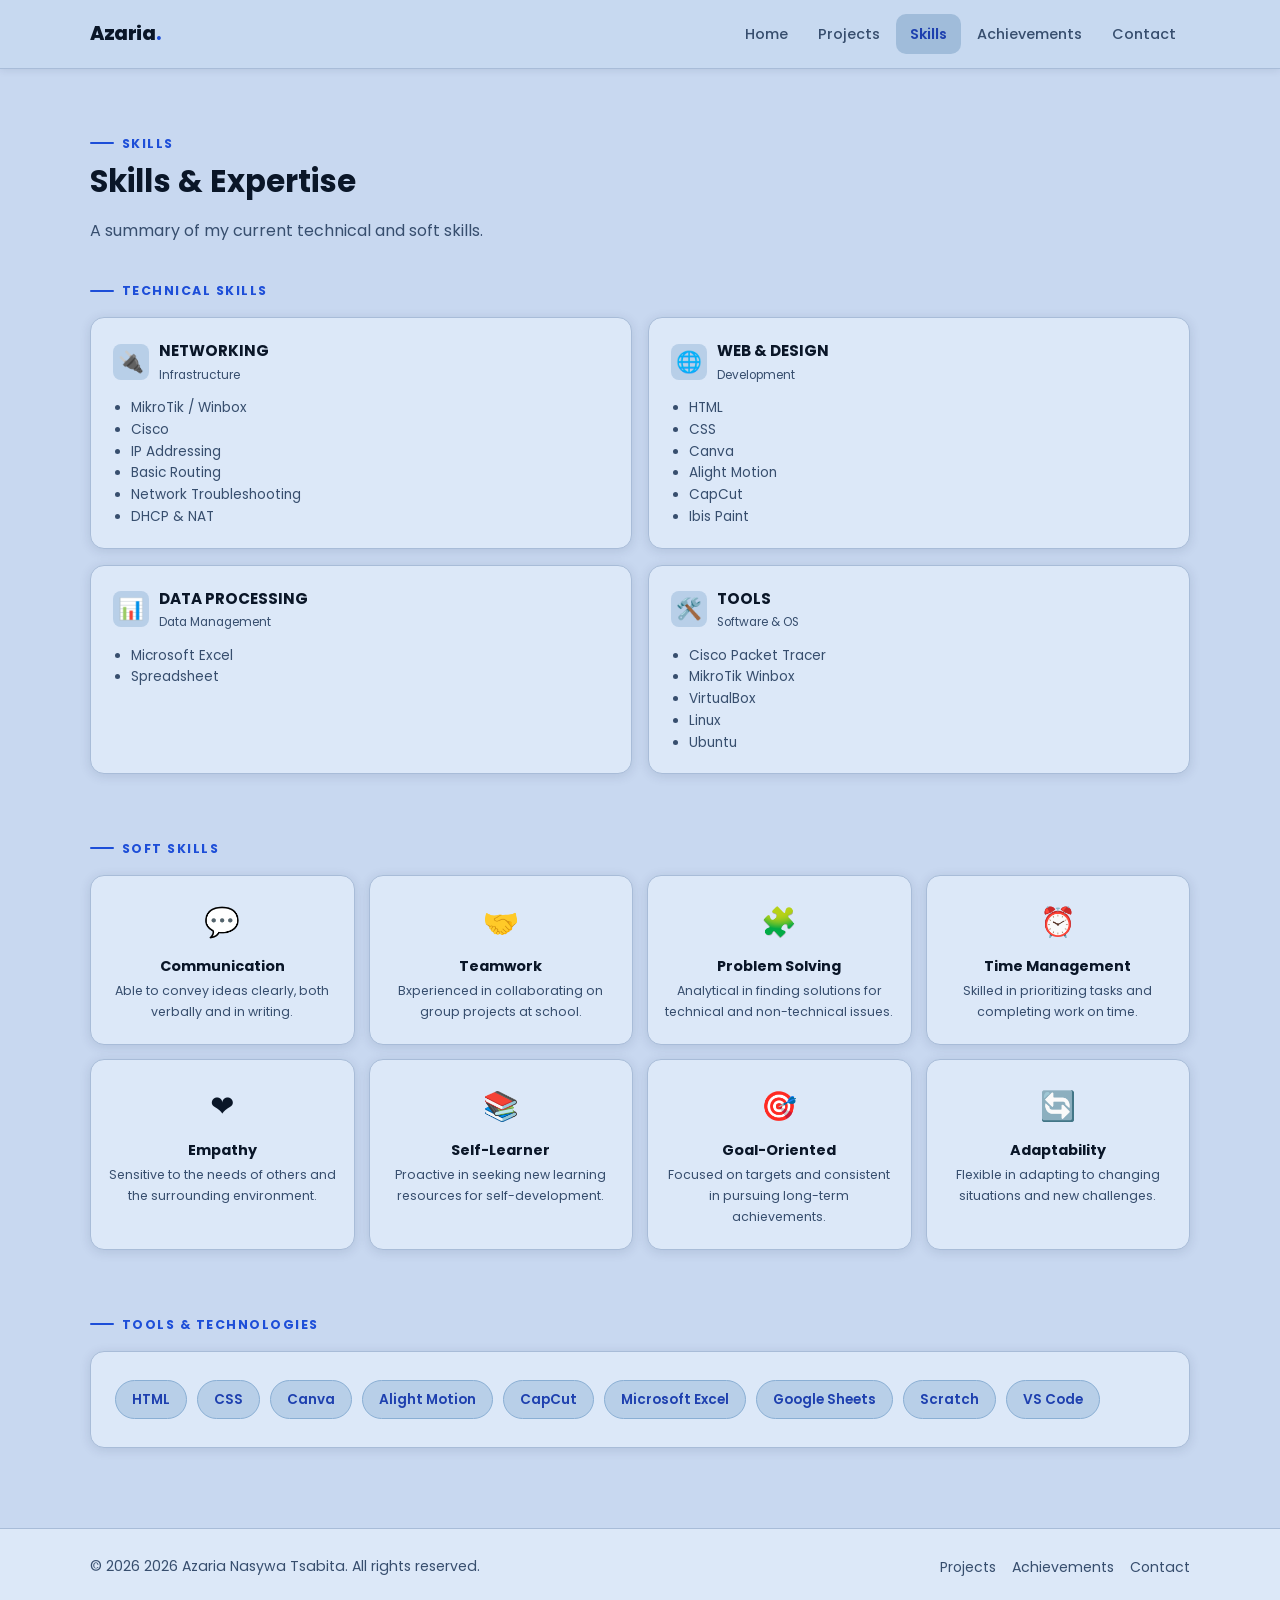
<file: skills.html>
<!DOCTYPE html>
<html lang="id">
<head>
  <meta charset="UTF-8" />
  <meta name="viewport" content="width=device-width, initial-scale=1.0" />
  <title>Skills — Azaria Nasywa</title>
  <link rel="preconnect" href="https://fonts.googleapis.com">
  <link rel="preconnect" href="https://fonts.gstatic.com" crossorigin>
  <link href="https://fonts.googleapis.com/css2?family=Poppins:wght@300;400;500;600;700;800&display=swap" rel="stylesheet">
  <link rel="stylesheet" href="styles.css" />
</head>
<body>

  <!-- ─── HEADER ─── -->
  <header class="site-header">
    <div class="container header-inner">
      <a class="brand" href="index.html">Azaria<span>.</span></a>
      <nav class="nav">
        <button class="nav-toggle" aria-label="Toggle navigation" aria-expanded="false">☰</button>
        <ul class="nav-list">
          <li><a href="index.html">Home</a></li>
          <li><a href="projects.html">Projects</a></li>
          <li><a class="active" href="skills.html">Skills</a></li>
          <li><a href="achievements.html">Achievements</a></li>
          <li><a href="contact.html">Contact</a></li>
        </ul>
      </nav>
    </div>
  </header>

  <main>

    <!-- ─── PAGE HEADER ─── -->
    <section class="section-header">
      <div class="container">
        <div class="section-label">Skills</div>
        <h2>Skills &amp; Expertise</h2>
        <p>A summary of my current technical and soft skills.</p>
      </div>
    </section>

<!-- ─── TECHNICAL SKILLS ─── -->
<section class="skills-section">
  <div class="container">
    <div class="section-label" style="margin-bottom:16px;">Technical Skills</div>
    <div class="skills-grid">

      <!-- 1. NETWORKING -->
      <div class="card skill-card card-hover">
        <div class="skill-header">
          <div class="skill-info">
            <div class="skill-icon">🔌</div>
            <div>
              <div class="skill-name">NETWORKING</div>
              <div class="skill-category">Infrastructure</div>
            </div>
          </div>
        </div>
        <ul style="color:var(--muted); font-size:.85rem; margin-top:12px; margin-bottom:0; padding-left:18px; line-height:1.6;">
          <li>MikroTik / Winbox</li>
          <li>Cisco</li>
          <li>IP Addressing</li>
          <li>Basic Routing</li>
          <li>Network Troubleshooting</li>
          <li>DHCP &amp; NAT</li>
        </ul>
      </div>

      <!-- 2. WEB & DESIGN -->
      <div class="card skill-card card-hover">
        <div class="skill-header">
          <div class="skill-info">
            <div class="skill-icon">🌐</div>
            <div>
              <div class="skill-name">WEB &amp; DESIGN</div>
              <div class="skill-category">Development</div>
            </div>
          </div>
        </div>
        <ul style="color:var(--muted); font-size:.85rem; margin-top:12px; margin-bottom:0; padding-left:18px; line-height:1.6;">
          <li>HTML</li>
          <li>CSS</li>
          <li>Canva</li>
          <li>Alight Motion</li>
          <li>CapCut</li>
          <li>Ibis Paint</li>
        </ul>
      </div>

      <!-- 3. DATA PROCESSING -->
      <div class="card skill-card card-hover">
        <div class="skill-header">
          <div class="skill-info">
            <div class="skill-icon">📊</div>
            <div>
              <div class="skill-name">DATA PROCESSING</div>
              <div class="skill-category">Data Management</div>
            </div>
          </div>
        </div>
        <ul style="color:var(--muted); font-size:.85rem; margin-top:12px; margin-bottom:0; padding-left:18px; line-height:1.6;">
          <li>Microsoft Excel</li>
          <li>Spreadsheet</li>
        </ul>
      </div>

      <!-- 4. TOOLS -->
      <div class="card skill-card card-hover">
        <div class="skill-header">
          <div class="skill-info">
            <div class="skill-icon">🛠️</div>
            <div>
              <div class="skill-name">TOOLS</div>
              <div class="skill-category">Software &amp; OS</div>
            </div>
          </div>
        </div>
        <ul style="color:var(--muted); font-size:.85rem; margin-top:12px; margin-bottom:0; padding-left:18px; line-height:1.6;">
          <li>Cisco Packet Tracer</li>
          <li>MikroTik Winbox</li>
          <li>VirtualBox</li>
          <li>Linux</li>
          <li>Ubuntu</li>
        </ul>
      </div>
    </div>
  </div>
</section>

    <!-- ─── SOFT SKILLS ─── -->
    <section class="soft-skills-section">
      <div class="container">
        <div class="section-label" style="margin-bottom:16px;">Soft Skills</div>
        <div class="soft-grid">

          <div class="card soft-card card-hover">
            <div class="soft-icon">💬</div>
            <h4>Communication</h4>
            <p>Able to convey ideas clearly, both verbally and in writing.</p>
          </div>

          <div class="card soft-card card-hover">
            <div class="soft-icon">🤝</div>
            <h4>Teamwork</h4>
            <p>Bxperienced in collaborating on group projects at school.</p>
          </div>

          <div class="card soft-card card-hover">
            <div class="soft-icon">🧩</div>
            <h4>Problem Solving</h4>
            <p>Analytical in finding solutions for technical and non-technical issues.</p>
          </div>

          <div class="card soft-card card-hover">
            <div class="soft-icon">⏰</div>
            <h4>Time Management</h4>
            <p>Skilled in prioritizing tasks and completing work on time.</p>
          </div>

          <div class="card soft-card card-hover">
            <div class="soft-icon">❤️</div>
            <h4>Empathy</h4>
            <p>Sensitive to the needs of others and the surrounding environment.</p>
          </div>

          <div class="card soft-card card-hover">
            <div class="soft-icon">📚</div>
            <h4>Self-Learner</h4>
            <p>Proactive in seeking new learning resources for self-development.</p>
          </div>

          <div class="card soft-card card-hover">
            <div class="soft-icon">🎯</div>
            <h4>Goal-Oriented</h4>
            <p>Focused on targets and consistent in pursuing long-term achievements.</p>
          </div>

          <div class="card soft-card card-hover">
            <div class="soft-icon">🔄</div>
            <h4>Adaptability</h4>
            <p>Flexible in adapting to changing situations and new challenges.</p>
          </div>

        </div>
      </div>
    </section>

    <!-- ─── TOOLS ─── -->
    <section style="padding-bottom:60px;">
      <div class="container">
        <div class="section-label" style="margin-bottom:16px;">Tools &amp; Technologies</div>
        <div class="card" style="padding:28px 24px;">
          <div style="display:flex;flex-wrap:wrap;gap:10px;">
            <span class="tag" style="font-size:.85rem;padding:7px 16px;">HTML</span>
            <span class="tag" style="font-size:.85rem;padding:7px 16px;">CSS</span>
            <span class="tag" style="font-size:.85rem;padding:7px 16px;">Canva</span>
            <span class="tag" style="font-size:.85rem;padding:7px 16px;">Alight Motion</span>
            <span class="tag" style="font-size:.85rem;padding:7px 16px;">CapCut</span>
            <span class="tag" style="font-size:.85rem;padding:7px 16px;">Microsoft Excel</span>
            <span class="tag" style="font-size:.85rem;padding:7px 16px;">Google Sheets</span>
            <span class="tag" style="font-size:.85rem;padding:7px 16px;">Scratch</span>
            <span class="tag" style="font-size:.85rem;padding:7px 16px;">VS Code</span>
          </div>
        </div>
      </div>
    </section>

  </main>

  <!-- ─── FOOTER ─── -->
  <footer class="site-footer">
    <div class="container footer-inner">
      <p>© <span id="year"></span> 2026 Azaria Nasywa Tsabita. All rights reserved.</p>
      <ul class="footer-links">
        <li><a href="projects.html">Projects</a></li>
        <li><a href="achievements.html">Achievements</a></li>
        <li><a href="contact.html">Contact</a></li>
      </ul>
    </div>
  </footer>

  <script src="main.js"></script>
</body>
</html>
</file>
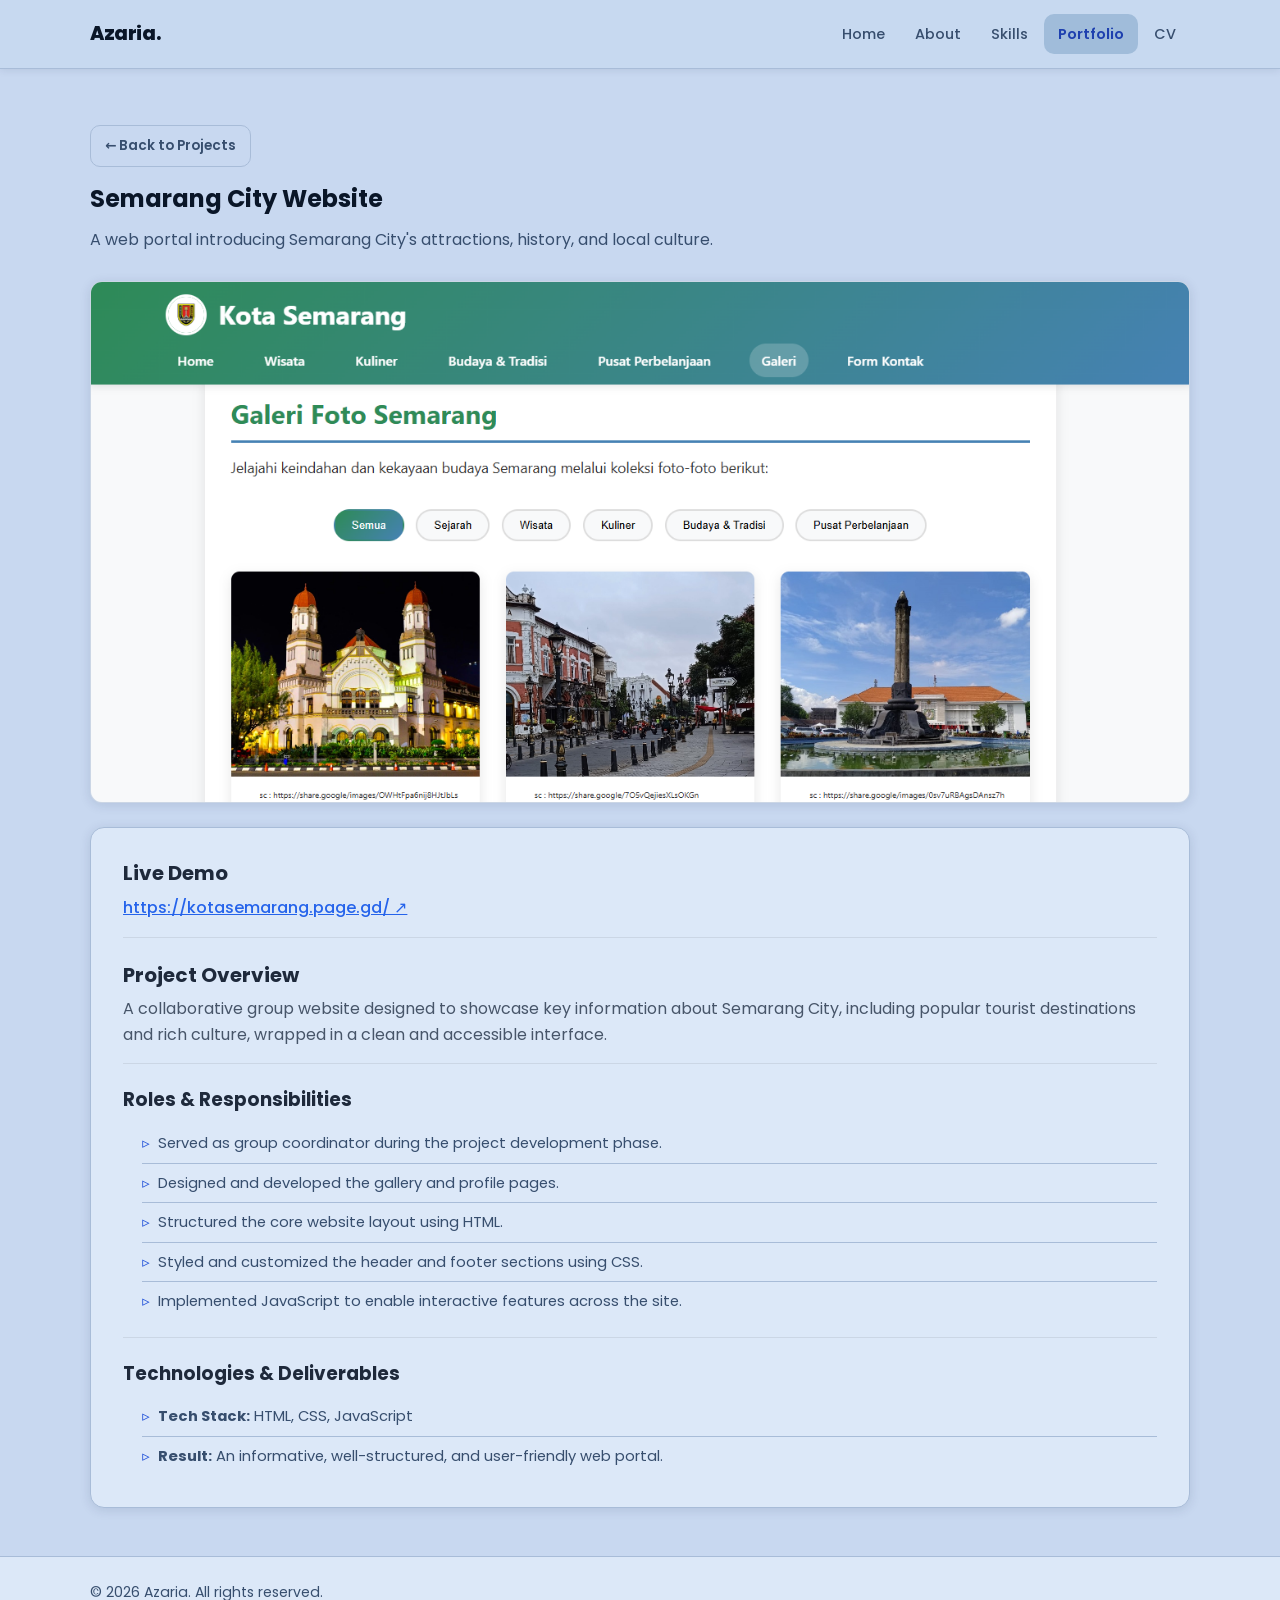
<file: portfolio/dashboard.html>
<!DOCTYPE html>
<html lang="en">
<head>
    <meta charset="UTF-8" />
    <meta name="viewport" content="width=device-width, initial-scale=1.0" />
    <title>Semarang City Website - Portfolio</title>
    <link rel="preconnect" href="https://fonts.googleapis.com">
    <link rel="preconnect" href="https://fonts.gstatic.com" crossorigin>
    <link href="https://fonts.googleapis.com/css2?family=Poppins:wght@300;400;500;600;700&display=swap" rel="stylesheet">
    <link rel="stylesheet" href="../styles.css" />
</head>
<body>
    <header class="site-header">
        <div class="container header-inner">
            <a class="brand" href="../index.html">Azaria.</a>
            <nav class="nav">
                <button class="nav-toggle" aria-label="Toggle navigation" aria-expanded="false">☰</button>
                <ul class="nav-list">
                    <li><a href="../index.html">Home</a></li>
                    <li><a href="../about.html">About</a></li>
                    <li><a href="../skills.html">Skills</a></li>
                    <li><a class="active" href="../portfolio.html">Portfolio</a></li>
                    <li><a href="../cv.html">CV</a></li>
                </ul>
            </nav>
        </div>
    </header>

    <main>
        <!-- Header Section -->
        <section class="section-header">
            <div class="container">
                <a class="btn small ghost" href="../projects.html" style="margin-bottom: 1rem; display: inline-block;">← Back to Projects</a>
                <h1>Semarang City Website</h1>
                <p>A web portal introducing Semarang City's attractions, history, and local culture.</p>
            </div>
        </section>

        <section class="container" style="display: flex; flex-direction: column; gap: 1.5rem; margin-bottom: 3rem;">
            <!-- Screenshot Preview -->
            <div class="card" style="padding: 0; overflow: hidden; border-radius: 12px; border: 1px solid rgba(0,0,0,0.08);">
                <img src="../Foto/web2.png" alt="Semarang City Website Preview" style="width: 100%; display: block;">
            </div>

            <!-- Project Details Wrapper -->
            <div class="card" style="padding: 2rem; display: flex; flex-direction: column; gap: 1.5rem;">
                
                <!-- Live Demo Link -->
                <div style="padding-bottom: 1rem; border-bottom: 1px solid rgba(0,0,0,0.08);">
                    <h2 style="font-size: 1.25rem; margin-bottom: 0.5rem; color: #1e293b;">Live Demo</h2>
                    <a href="https://kotasemarang.page.gd/" target="_blank" rel="noopener noreferrer" style="color: #2563eb; font-weight: 500; text-decoration: underline;">
                        https://kotasemarang.page.gd/ ↗
                    </a>
                </div>

                <!-- Project Overview -->
                <div style="padding-bottom: 1rem; border-bottom: 1px solid rgba(0,0,0,0.08);">
                    <h2 style="font-size: 1.25rem; margin-bottom: 0.5rem; color: #1e293b;">Project Overview</h2>
                    <p style="color: #475569; line-height: 1.6;">
                        A collaborative group website designed to showcase key information about Semarang City, including popular tourist destinations and rich culture, wrapped in a clean and accessible interface.
                    </p>
                </div>

                <!-- Roles & Responsibilities -->
                <div style="padding-bottom: 1rem; border-bottom: 1px solid rgba(0,0,0,0.08);">
                    <h3 style="font-size: 1.15rem; margin-bottom: 0.75rem; color: #1e293b;">Roles & Responsibilities</h3>
                    <ul class="bullet-list" style="color: #475569; padding-left: 1.2rem; line-height: 1.8;">
                        <li>Served as group coordinator during the project development phase.</li>
                        <li>Designed and developed the gallery and profile pages.</li>
                        <li>Structured the core website layout using HTML.</li>
                        <li>Styled and customized the header and footer sections using CSS.</li>
                        <li>Implemented JavaScript to enable interactive features across the site.</li>
                    </ul>
                </div>

                <!-- Tech Stack & Results -->
                <div>
                    <h3 style="font-size: 1.15rem; margin-bottom: 0.75rem; color: #1e293b;">Technologies & Deliverables</h3>
                    <ul class="bullet-list" style="color: #475569; padding-left: 1.2rem; line-height: 1.8;">
                        <li><strong>Tech Stack:</strong> HTML, CSS, JavaScript</li>
                        <li><strong>Result:</strong> An informative, well-structured, and user-friendly web portal.</li>
                    </ul>
                </div>

            </div>
        </section>
    </main>

    <footer class="site-footer">
        <div class="container footer-inner">
            <p>© <span id="year"></span> Azaria. All rights reserved.</p>
        </div>
    </footer>

    <script src="../main.js"></script>
</body>
</html>
</file>
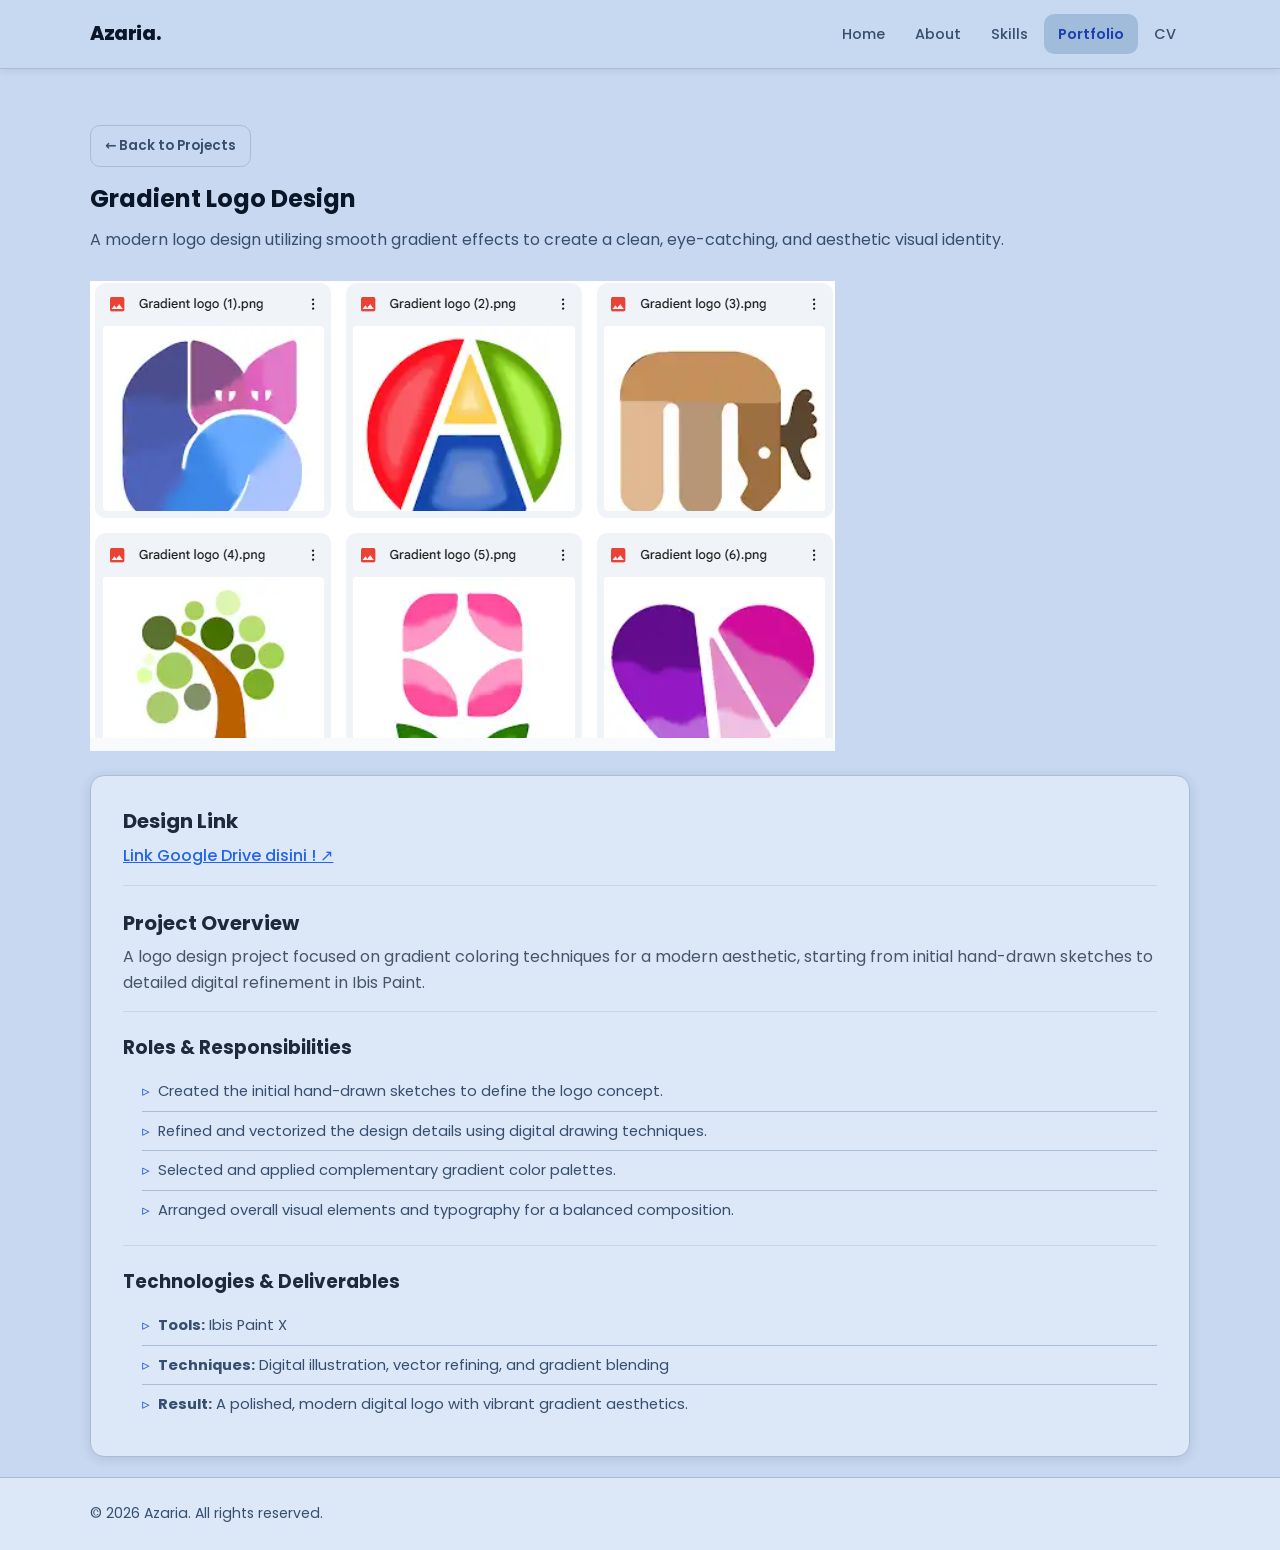
<file: portfolio/desain.html>
<!DOCTYPE html>
<html lang="id">
<head>
	<meta charset="UTF-8" />
	<meta name="viewport" content="width=device-width, initial-scale=1.0" />
	<title>Landing Page Produk - Portfolio</title>
	<link rel="preconnect" href="https://fonts.googleapis.com">
	<link rel="preconnect" href="https://fonts.gstatic.com" crossorigin>
	<link href="https://fonts.googleapis.com/css2?family=Poppins:wght@300;400;500;600;700&display=swap" rel="stylesheet">
	<link rel="stylesheet" href="../styles.css" />
</head>
<body>
	<header class="site-header">
		<div class="container header-inner">
			<a class="brand" href="../index.html">Azaria.</a>
			<nav class="nav">
				<button class="nav-toggle" aria-label="Toggle navigation" aria-expanded="false">☰</button>
				<ul class="nav-list">
					<li><a href="../index.html">Home</a></li>
					<li><a href="../about.html">About</a></li>
					<li><a href="../skills.html">Skills</a></li>
					<li><a class="active" href="../portfolio.html">Portfolio</a></li>
					<li><a href="../cv.html">CV</a></li>
				</ul>
			</nav>
		</div>
	</header>

	<main>
		<section class="section-header">
			<div class="container">
				<a class="btn small ghost" href="../projects.html"style="margin-bottom: 1rem; display: inline-block;">← Back to Projects</a>
				<h1>Gradient Logo Design</h1>
				<p>A modern logo design utilizing smooth gradient effects to create a clean, eye-catching, and aesthetic visual identity.</p>
			</div>
		</section>

		<section class="container">
			<div class="card2 mb-14">
				<img src="../Foto/logo (2).png" alt="Landing Page Produk - Screenshot">
			</div>

<div class="card" style="padding: 2rem; display: flex; flex-direction: column; gap: 1.5rem; margin-top: 1.5rem;">
    
    <!-- Live Demo Link -->
    <div style="padding-bottom: 1rem; border-bottom: 1px solid rgba(0,0,0,0.08);">
        <h2 style="font-size: 1.25rem; margin-bottom: 0.5rem; color: #1e293b;">Design Link</h2>
        <a href="https://drive.google.com/drive/u/3/folders/1ECLxxWB0eUIKtRJooasF08JKvnBvdPzB" target="_blank" rel="noopener noreferrer" style="color: #2563eb; font-weight: 500; text-decoration: underline;">
            Link Google Drive disini ! ↗
        </a>
    </div>

    <!-- Project Overview -->
    <div style="padding-bottom: 1rem; border-bottom: 1px solid rgba(0,0,0,0.08);">
        <h2 style="font-size: 1.25rem; margin-bottom: 0.5rem; color: #1e293b;">Project Overview</h2>
        <p style="color: #475569; line-height: 1.6;">
            A logo design project focused on gradient coloring techniques for a modern aesthetic, starting from initial hand-drawn sketches to detailed digital refinement in Ibis Paint.
        </p>
    </div>

    <!-- Roles & Responsibilities -->
    <div style="padding-bottom: 1rem; border-bottom: 1px solid rgba(0,0,0,0.08);">
        <h3 style="font-size: 1.15rem; margin-bottom: 0.75rem; color: #1e293b;">Roles & Responsibilities</h3>
        <ul class="bullet-list" style="color: #475569; padding-left: 1.2rem; line-height: 1.8;">
            <li>Created the initial hand-drawn sketches to define the logo concept.</li>
            <li>Refined and vectorized the design details using digital drawing techniques.</li>
			<li>Selected and applied complementary gradient color palettes.</li>
			<li>Arranged overall visual elements and typography for a balanced composition.</li>
        </ul>
    </div>

    <!-- Tech Stack & Results -->
    <div>
        <h3 style="font-size: 1.15rem; margin-bottom: 0.75rem; color: #1e293b;">Technologies & Deliverables</h3>
        <ul class="bullet-list" style="color: #475569; padding-left: 1.2rem; line-height: 1.8;">
            <li><strong>Tools:</strong> Ibis Paint X</li>
			 <li><strong>Techniques:</strong> Digital illustration, vector refining, and gradient blending</li>
            <li><strong>Result:</strong> A polished, modern digital logo with vibrant gradient aesthetics.</li>
        </ul>
    </div>
		</section>
	</main>

	<footer class="site-footer">
		<div class="container footer-inner">
			<p>© <span id="year"></span> Azaria. All rights reserved.</p>
		</div>
	</footer>

	<script src="../main.js"></script>
</body>
</html>
</file>
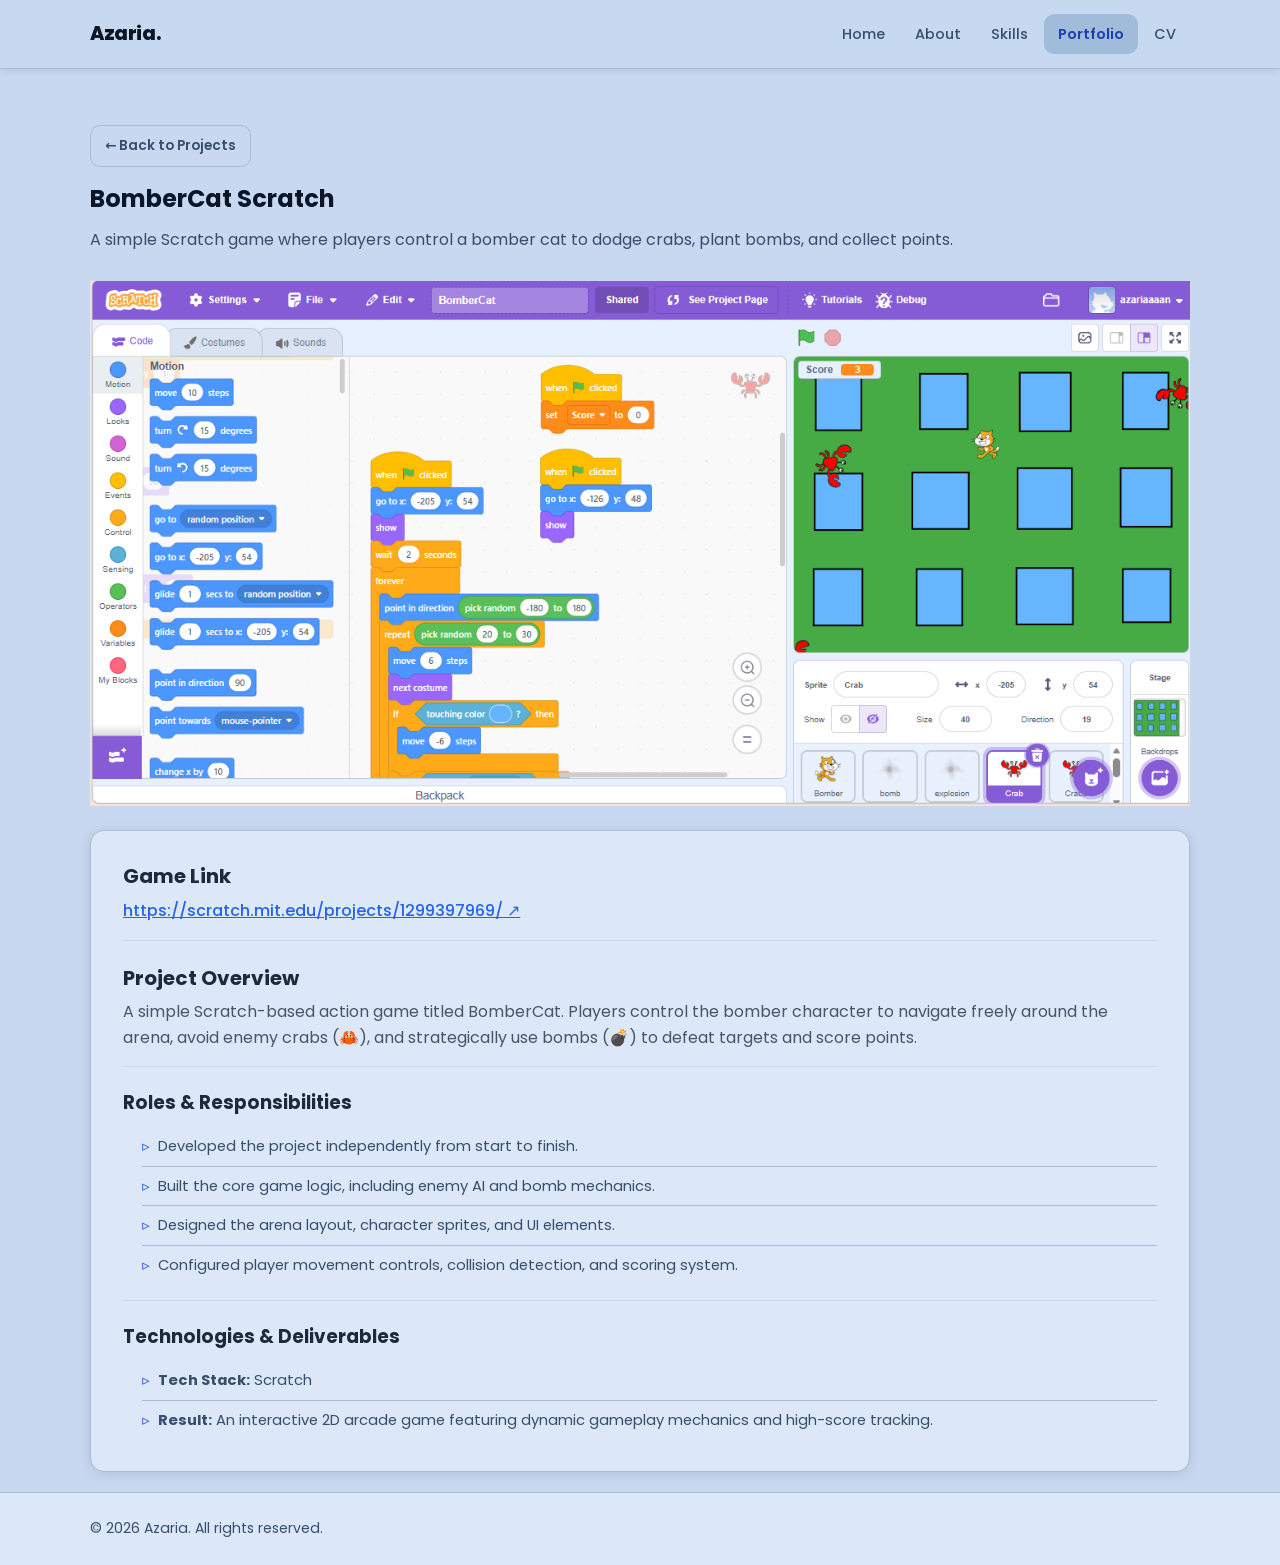
<file: portfolio/karya.html>
<!DOCTYPE html>
<html lang="id">
<head>
	<meta charset="UTF-8" />
	<meta name="viewport" content="width=device-width, initial-scale=1.0" />
	<title>Landing Page Produk - Portfolio</title>
	<link rel="preconnect" href="https://fonts.googleapis.com">
	<link rel="preconnect" href="https://fonts.gstatic.com" crossorigin>
	<link href="https://fonts.googleapis.com/css2?family=Poppins:wght@300;400;500;600;700&display=swap" rel="stylesheet">
	<link rel="stylesheet" href="../styles.css" />
</head>
<body>
	<header class="site-header">
		<div class="container header-inner">
			<a class="brand" href="../index.html">Azaria.</a>
			<nav class="nav">
				<button class="nav-toggle" aria-label="Toggle navigation" aria-expanded="false">☰</button>
				<ul class="nav-list">
					<li><a href="../index.html">Home</a></li>
					<li><a href="../about.html">About</a></li>
					<li><a href="../skills.html">Skills</a></li>
					<li><a class="active" href="../portfolio.html">Portfolio</a></li>
					<li><a href="../cv.html">CV</a></li>
				</ul>
			</nav>
		</div>
	</header>

	<main>
		<section class="section-header">
			<div class="container">
				<a class="btn small ghost" href="../projects.html"style="margin-bottom: 1rem; display: inline-block;">← Back to Projects</a>
				<h1>BomberCat Scratch</h1>
				<p>A simple Scratch game where players control a bomber cat to dodge crabs, plant bombs, and collect points.</p>
			</div>
		</section>

		<section class="container">
			<div class="card2 mb-14">
				<img src="../Foto/BomberCatisi.png" alt="Landing Page Produk - Screenshot">
			</div>

<div class="card" style="padding: 2rem; display: flex; flex-direction: column; gap: 1.5rem; margin-top: 1.5rem;">
    
    <!-- Live Demo Link -->
    <div style="padding-bottom: 1rem; border-bottom: 1px solid rgba(0,0,0,0.08);">
        <h2 style="font-size: 1.25rem; margin-bottom: 0.5rem; color: #1e293b;">Game Link</h2>
        <a href="https://scratch.mit.edu/projects/1299397969/" target="_blank" rel="noopener noreferrer" style="color: #2563eb; font-weight: 500; text-decoration: underline;">
            https://scratch.mit.edu/projects/1299397969/ ↗
        </a>
    </div>

    <!-- Project Overview -->
    <div style="padding-bottom: 1rem; border-bottom: 1px solid rgba(0,0,0,0.08);">
        <h2 style="font-size: 1.25rem; margin-bottom: 0.5rem; color: #1e293b;">Project Overview</h2>
        <p style="color: #475569; line-height: 1.6;">
            A simple Scratch-based action game titled BomberCat. Players control the bomber character to navigate freely around the arena, avoid enemy crabs (🦀), and strategically use bombs (💣) to defeat targets and score points.
        </p>
    </div>

    <!-- Roles & Responsibilities -->
    <div style="padding-bottom: 1rem; border-bottom: 1px solid rgba(0,0,0,0.08);">
        <h3 style="font-size: 1.15rem; margin-bottom: 0.75rem; color: #1e293b;">Roles & Responsibilities</h3>
        <ul class="bullet-list" style="color: #475569; padding-left: 1.2rem; line-height: 1.8;">
            <li>Developed the project independently from start to finish.</li>
            <li>Built the core game logic, including enemy AI and bomb mechanics.</li>
			<li>Designed the arena layout, character sprites, and UI elements.</li>
			<li>Configured player movement controls, collision detection, and scoring system.</li>
        </ul>
    </div>

    <!-- Tech Stack & Results -->
    <div>
        <h3 style="font-size: 1.15rem; margin-bottom: 0.75rem; color: #1e293b;">Technologies & Deliverables</h3>
        <ul class="bullet-list" style="color: #475569; padding-left: 1.2rem; line-height: 1.8;">
            <li><strong>Tech Stack:</strong> Scratch</li>
            <li><strong>Result:</strong> An interactive 2D arcade game featuring dynamic gameplay mechanics and high-score tracking.</li>
        </ul>
    </div>
		</section>
	</main>

	<footer class="site-footer">
		<div class="container footer-inner">
			<p>© <span id="year"></span> Azaria. All rights reserved.</p>
		</div>
	</footer>

	<script src="../main.js"></script>
</body>
</html>
</file>
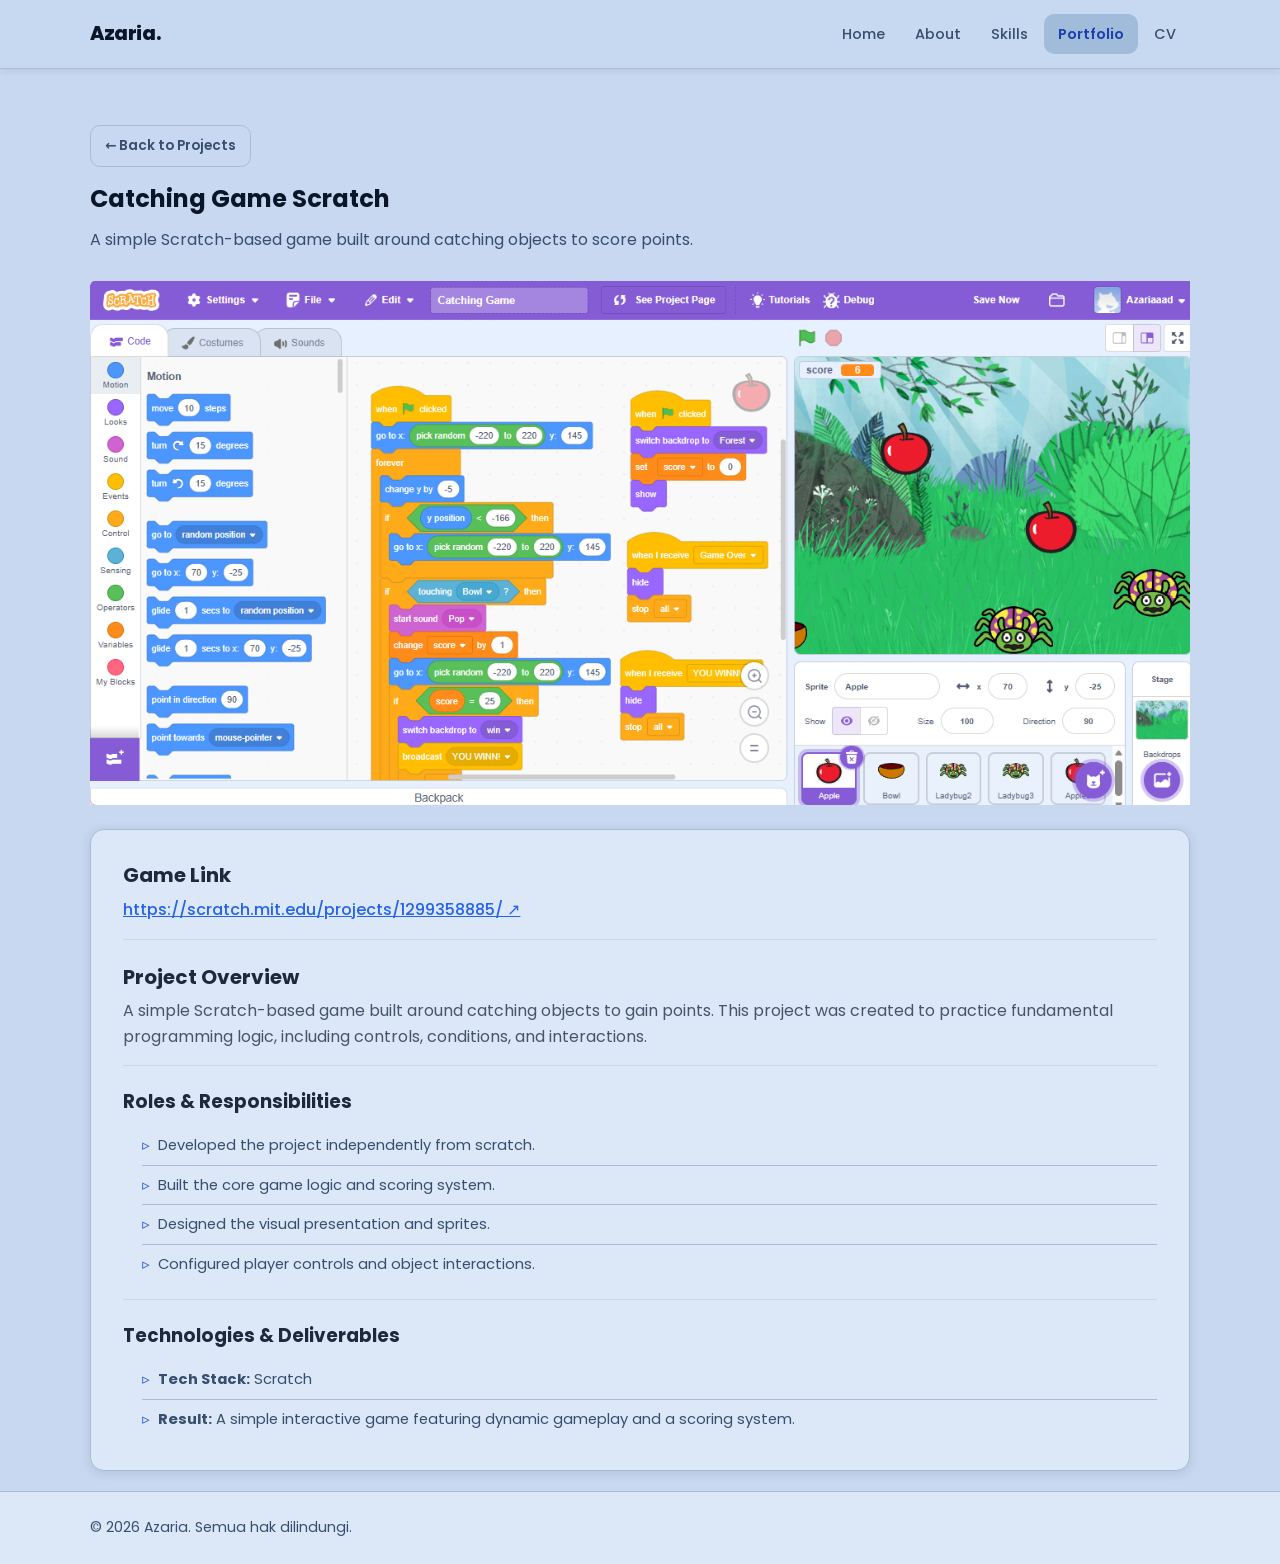
<file: portfolio/landing-page.html>
<!DOCTYPE html>
<html lang="id">
<head>
	<meta charset="UTF-8" />
	<meta name="viewport" content="width=device-width, initial-scale=1.0" />
	<title>Landing Page Produk - Portfolio</title>
	<link rel="preconnect" href="https://fonts.googleapis.com">
	<link rel="preconnect" href="https://fonts.gstatic.com" crossorigin>
	<link href="https://fonts.googleapis.com/css2?family=Poppins:wght@300;400;500;600;700&display=swap" rel="stylesheet">
	<link rel="stylesheet" href="../styles.css" />
</head>
<body>
	<header class="site-header">
		<div class="container header-inner">
			<a class="brand" href="../index.html">Azaria.</a>
			<nav class="nav">
				<button class="nav-toggle" aria-label="Toggle navigation" aria-expanded="false">☰</button>
				<ul class="nav-list">
					<li><a href="../index.html">Home</a></li>
					<li><a href="../about.html">About</a></li>
					<li><a href="../skills.html">Skills</a></li>
					<li><a class="active" href="../portfolio.html">Portfolio</a></li>
					<li><a href="../cv.html">CV</a></li>
				</ul>
			</nav>
		</div>
	</header>

	<main>
		<section class="section-header">
			<div class="container">
				<a class="btn small ghost" href="../projects.html"style="margin-bottom: 1rem; display: inline-block;">← Back to Projects</a>
				<h1>Catching Game Scratch</h1>
				<p>A simple Scratch-based game built around catching objects to score points.</p>
			</div>
		</section>

		<section class="container">
			<div class="card2 mb-14">
				<img src="../Foto/scr1.png" alt="Landing Page Produk - Screenshot">
			</div>

<div class="card" style="padding: 2rem; display: flex; flex-direction: column; gap: 1.5rem; margin-top: 1.5rem;">
    
    <!-- Live Demo Link -->
    <div style="padding-bottom: 1rem; border-bottom: 1px solid rgba(0,0,0,0.08);">
        <h2 style="font-size: 1.25rem; margin-bottom: 0.5rem; color: #1e293b;">Game Link</h2>
        <a href="https://scratch.mit.edu/projects/1299358885/" target="_blank" rel="noopener noreferrer" style="color: #2563eb; font-weight: 500; text-decoration: underline;">
            https://scratch.mit.edu/projects/1299358885/ ↗
        </a>
    </div>

    <!-- Project Overview -->
    <div style="padding-bottom: 1rem; border-bottom: 1px solid rgba(0,0,0,0.08);">
        <h2 style="font-size: 1.25rem; margin-bottom: 0.5rem; color: #1e293b;">Project Overview</h2>
        <p style="color: #475569; line-height: 1.6;">
            A simple Scratch-based game built around catching objects to gain points. This project was created to practice fundamental programming logic, including controls, conditions, and interactions.
        </p>
    </div>

    <!-- Roles & Responsibilities -->
    <div style="padding-bottom: 1rem; border-bottom: 1px solid rgba(0,0,0,0.08);">
        <h3 style="font-size: 1.15rem; margin-bottom: 0.75rem; color: #1e293b;">Roles & Responsibilities</h3>
        <ul class="bullet-list" style="color: #475569; padding-left: 1.2rem; line-height: 1.8;">
            <li>Developed the project independently from scratch.</li>
            <li>Built the core game logic and scoring system.</li>
			<li>Designed the visual presentation and sprites.</li>
			<li>Configured player controls and object interactions.</li>
        </ul>
    </div>

    <!-- Tech Stack & Results -->
    <div>
        <h3 style="font-size: 1.15rem; margin-bottom: 0.75rem; color: #1e293b;">Technologies & Deliverables</h3>
        <ul class="bullet-list" style="color: #475569; padding-left: 1.2rem; line-height: 1.8;">
            <li><strong>Tech Stack:</strong> Scratch</li>
            <li><strong>Result:</strong> A simple interactive game featuring dynamic gameplay and a scoring system.</li>
        </ul>
    </div>
		</section>
	</main>

	<footer class="site-footer">
		<div class="container footer-inner">
			<p>© <span id="year"></span> Azaria. Semua hak dilindungi.</p>
		</div>
	</footer>

	<script src="../main.js"></script>
</body>
</html>
</file>
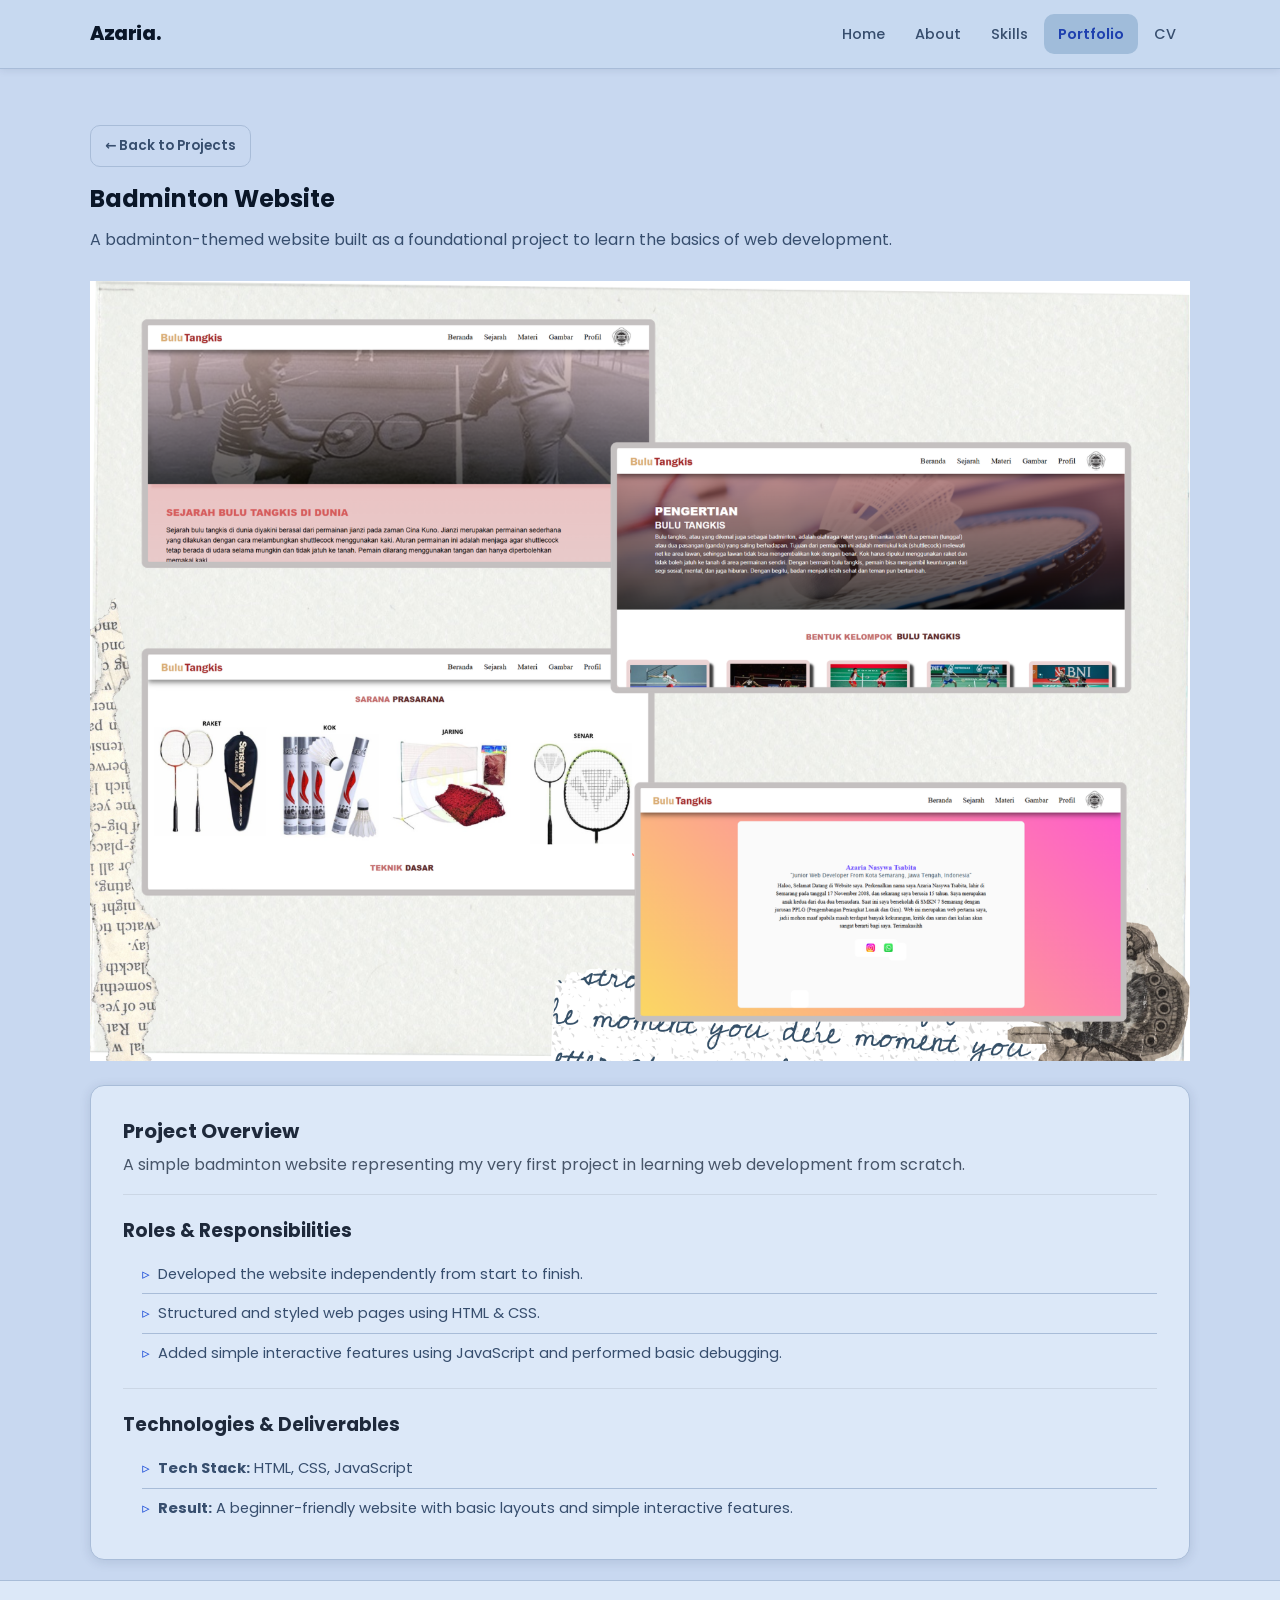
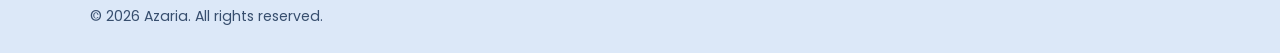
<file: portfolio/mobile-prototype.html>
<!DOCTYPE html>
<html lang="id">
<head>
	<meta charset="UTF-8" />
	<meta name="viewport" content="width=device-width, initial-scale=1.0" />
	<title>Prototype Aplikasi Mobile - Portfolio</title>
	<link rel="preconnect" href="https://fonts.googleapis.com">
	<link rel="preconnect" href="https://fonts.gstatic.com" crossorigin>
	<link href="https://fonts.googleapis.com/css2?family=Poppins:wght@300;400;500;600;700&display=swap" rel="stylesheet">
	<link rel="stylesheet" href="../styles.css" />
</head>
<body>
	<header class="site-header">
		<div class="container header-inner">
			<a class="brand" href="../index.html">Azaria.</a>
			<nav class="nav">
				<button class="nav-toggle" aria-label="Toggle navigation" aria-expanded="false">☰</button>
				<ul class="nav-list">
					<li><a href="../index.html">Home</a></li>
					<li><a href="../about.html">About</a></li>
					<li><a href="../skills.html">Skills</a></li>
					<li><a class="active" href="../portfolio.html">Portfolio</a></li>
					<li><a href="../cv.html">CV</a></li>
				</ul>
			</nav>
		</div>
	</header>

	<main>
		<section class="section-header">
			<div class="container">
				<a class="btn small ghost" href="../projects.html"style="margin-bottom: 1rem; display: inline-block;">← Back to Projects</a>
				<h1>Badminton Website</h1>
				<p>A badminton-themed website built as a foundational project to learn the basics of web development.</p>
			</div>
		</section>

		<section class="container">
			<div class="card2 mb-14">
				<img src="../Foto/web3.png" alt="Prototype Aplikasi Mobile - Screenshot">
			</div>

			<div class="card" style="padding: 2rem; display: flex; flex-direction: column; gap: 1.5rem; margin-top: 1.5rem;">

    <!-- Project Overview -->
    <div style="padding-bottom: 1rem; border-bottom: 1px solid rgba(0,0,0,0.08);">
        <h2 style="font-size: 1.25rem; margin-bottom: 0.5rem; color: #1e293b;">Project Overview</h2>
        <p style="color: #475569; line-height: 1.6;">
           A simple badminton website representing my very first project in learning web development from scratch.
        </p>
    </div>

    <!-- Roles & Responsibilities -->
    <div style="padding-bottom: 1rem; border-bottom: 1px solid rgba(0,0,0,0.08);">
        <h3 style="font-size: 1.15rem; margin-bottom: 0.75rem; color: #1e293b;">Roles & Responsibilities</h3>
        <ul class="bullet-list" style="color: #475569; padding-left: 1.2rem; line-height: 1.8;">
            <li>Developed the website independently from start to finish.</li>
            <li>Structured and styled web pages using HTML & CSS.</li>
			<li>Added simple interactive features using JavaScript and performed basic debugging.</li>
        </ul>
    </div>

    <!-- Tech Stack & Results -->
    <div>
        <h3 style="font-size: 1.15rem; margin-bottom: 0.75rem; color: #1e293b;">Technologies & Deliverables</h3>
        <ul class="bullet-list" style="color: #475569; padding-left: 1.2rem; line-height: 1.8;">
            <li><strong>Tech Stack:</strong> HTML, CSS, JavaScript</li>
            <li><strong>Result:</strong> A beginner-friendly website with basic layouts and simple interactive features.</li>
        </ul>
    </div>
		</section>
	</main>

	<footer class="site-footer">
		<div class="container footer-inner">
			<p>© <span id="year"></span> Azaria. All rights reserved.</p>
		</div>
	</footer>

	<script src="../main.js"></script>
</body>
</html>
</file>
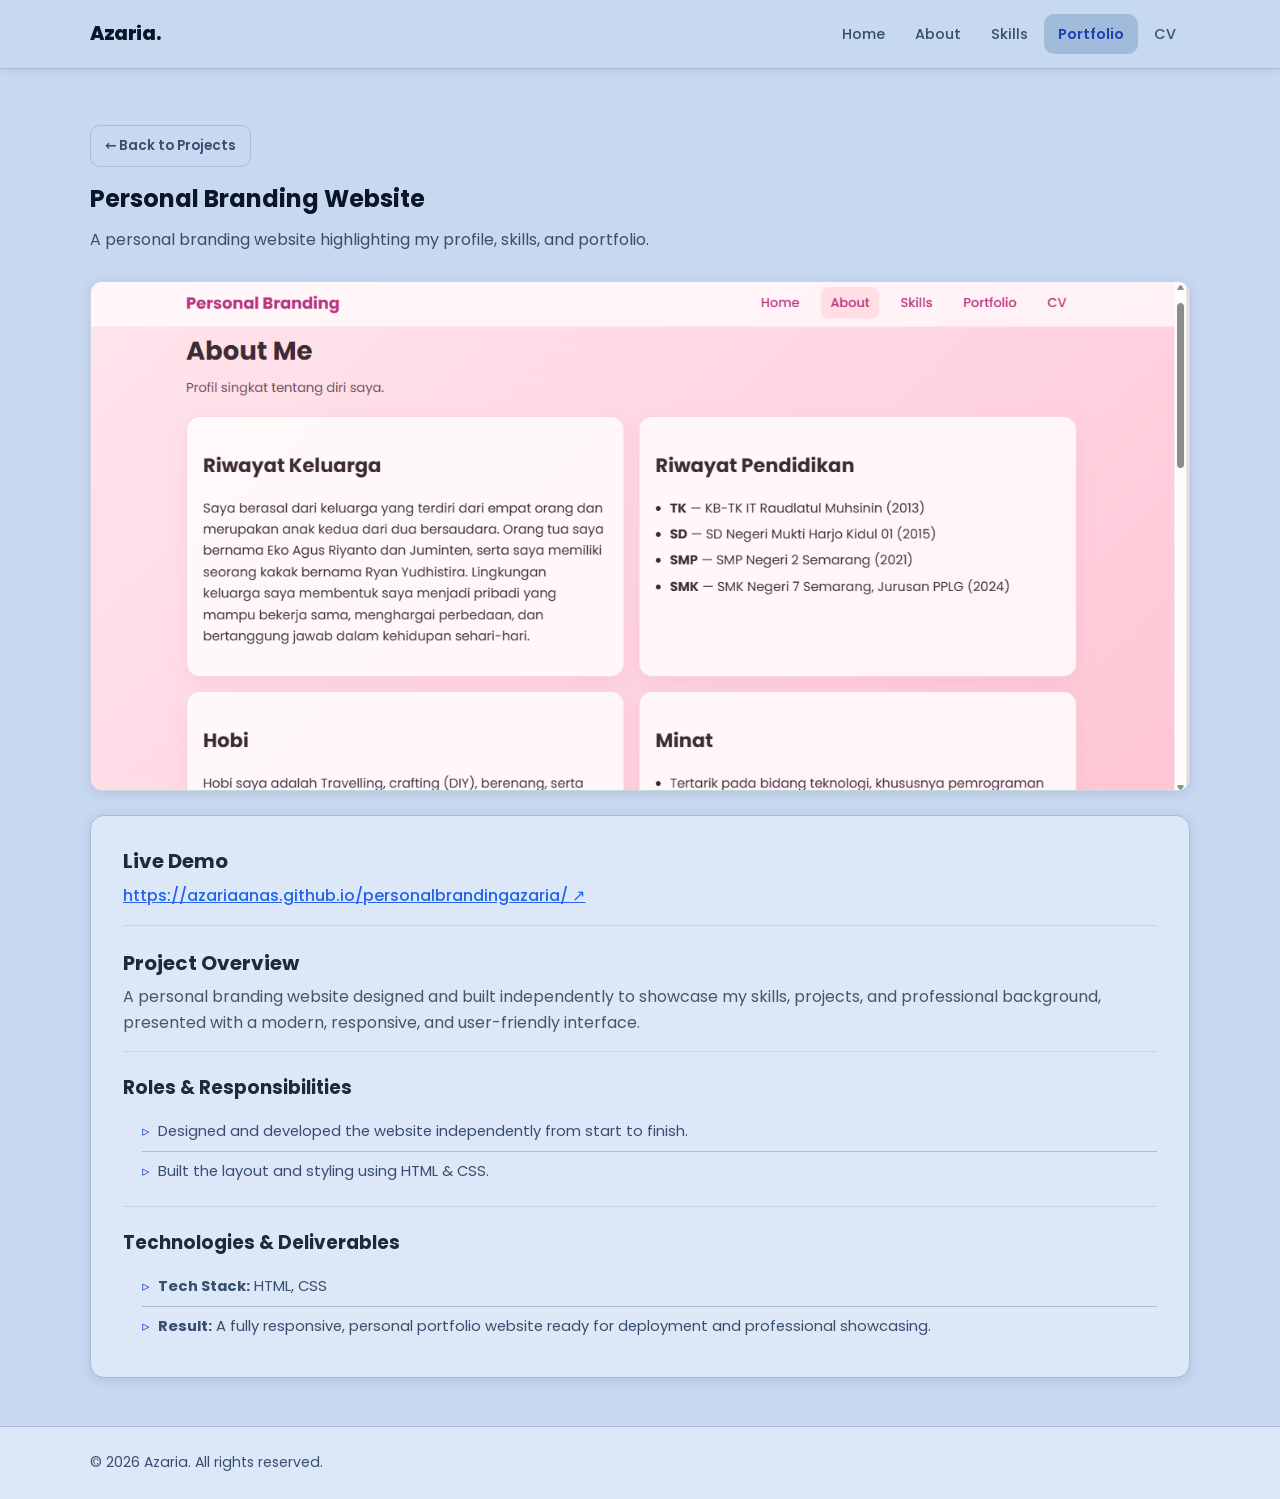
<file: portfolio/personalbranding.html>
<!DOCTYPE html>
<html lang="en">
<head>
    <meta charset="UTF-8" />
    <meta name="viewport" content="width=device-width, initial-scale=1.0" />
    <title>Semarang City Website - Portfolio</title>
    <link rel="preconnect" href="https://fonts.googleapis.com">
    <link rel="preconnect" href="https://fonts.gstatic.com" crossorigin>
    <link href="https://fonts.googleapis.com/css2?family=Poppins:wght@300;400;500;600;700&display=swap" rel="stylesheet">
    <link rel="stylesheet" href="../styles.css" />
</head>
<body>
    <header class="site-header">
        <div class="container header-inner">
            <a class="brand" href="../index.html">Azaria.</a>
            <nav class="nav">
                <button class="nav-toggle" aria-label="Toggle navigation" aria-expanded="false">☰</button>
                <ul class="nav-list">
                    <li><a href="../index.html">Home</a></li>
                    <li><a href="../about.html">About</a></li>
                    <li><a href="../skills.html">Skills</a></li>
                    <li><a class="active" href="../portfolio.html">Portfolio</a></li>
                    <li><a href="../cv.html">CV</a></li>
                </ul>
            </nav>
        </div>
    </header>

    <main>
        <!-- Header Section -->
        <section class="section-header">
            <div class="container">
                <a class="btn small ghost" href="../projects.html" style="margin-bottom: 1rem; display: inline-block;">← Back to Projects</a>
                <h1>Personal Branding Website</h1>
                <p>A personal branding website highlighting my profile, skills, and portfolio.</p>
            </div>
        </section>

        <section class="container" style="display: flex; flex-direction: column; gap: 1.5rem; margin-bottom: 3rem;">
            <!-- Screenshot Preview -->
            <div class="card" style="padding: 0; overflow: hidden; border-radius: 12px; border: 1px solid rgba(0,0,0,0.08);">
                <img src="../Foto/pb2.png" alt="Semarang City Website Preview" style="width: 100%; display: block;">
            </div>

            <!-- Project Details Wrapper -->
            <div class="card" style="padding: 2rem; display: flex; flex-direction: column; gap: 1.5rem;">
                
                <!-- Live Demo Link -->
                <div style="padding-bottom: 1rem; border-bottom: 1px solid rgba(0,0,0,0.08);">
                    <h2 style="font-size: 1.25rem; margin-bottom: 0.5rem; color: #1e293b;">Live Demo</h2>
                    <a href="https://azariaanas.github.io/personalbrandingazaria/" target="_blank" rel="noopener noreferrer" style="color: #2563eb; font-weight: 500; text-decoration: underline;">
                        https://azariaanas.github.io/personalbrandingazaria/ ↗
                    </a>
                </div>

                <!-- Project Overview -->
                <div style="padding-bottom: 1rem; border-bottom: 1px solid rgba(0,0,0,0.08);">
                    <h2 style="font-size: 1.25rem; margin-bottom: 0.5rem; color: #1e293b;">Project Overview</h2>
                    <p style="color: #475569; line-height: 1.6;">
                        A personal branding website designed and built independently to showcase my skills, projects, and professional background, presented with a modern, responsive, and user-friendly interface.
                </div>

                <!-- Roles & Responsibilities -->
                <div style="padding-bottom: 1rem; border-bottom: 1px solid rgba(0,0,0,0.08);">
                    <h3 style="font-size: 1.15rem; margin-bottom: 0.75rem; color: #1e293b;">Roles & Responsibilities</h3>
                    <ul class="bullet-list" style="color: #475569; padding-left: 1.2rem; line-height: 1.8;">
                        <li>Designed and developed the website independently from start to finish.</li>
                        <li>Built the layout and styling using HTML & CSS.</li>
                       
                    </ul>
                </div>

                <!-- Tech Stack & Results -->
                <div>
                    <h3 style="font-size: 1.15rem; margin-bottom: 0.75rem; color: #1e293b;">Technologies & Deliverables</h3>
                    <ul class="bullet-list" style="color: #475569; padding-left: 1.2rem; line-height: 1.8;">
                        <li><strong>Tech Stack:</strong> HTML, CSS</li>
                        <li><strong>Result:</strong> A fully responsive, personal portfolio website ready for deployment and professional showcasing.</li>
                    </ul>
                </div>

            </div>
        </section>
    </main>

    <footer class="site-footer">
        <div class="container footer-inner">
            <p>© <span id="year"></span> Azaria. All rights reserved.</p>
        </div>
    </footer>

    <script src="../main.js"></script>
</body>
</html>
</file>
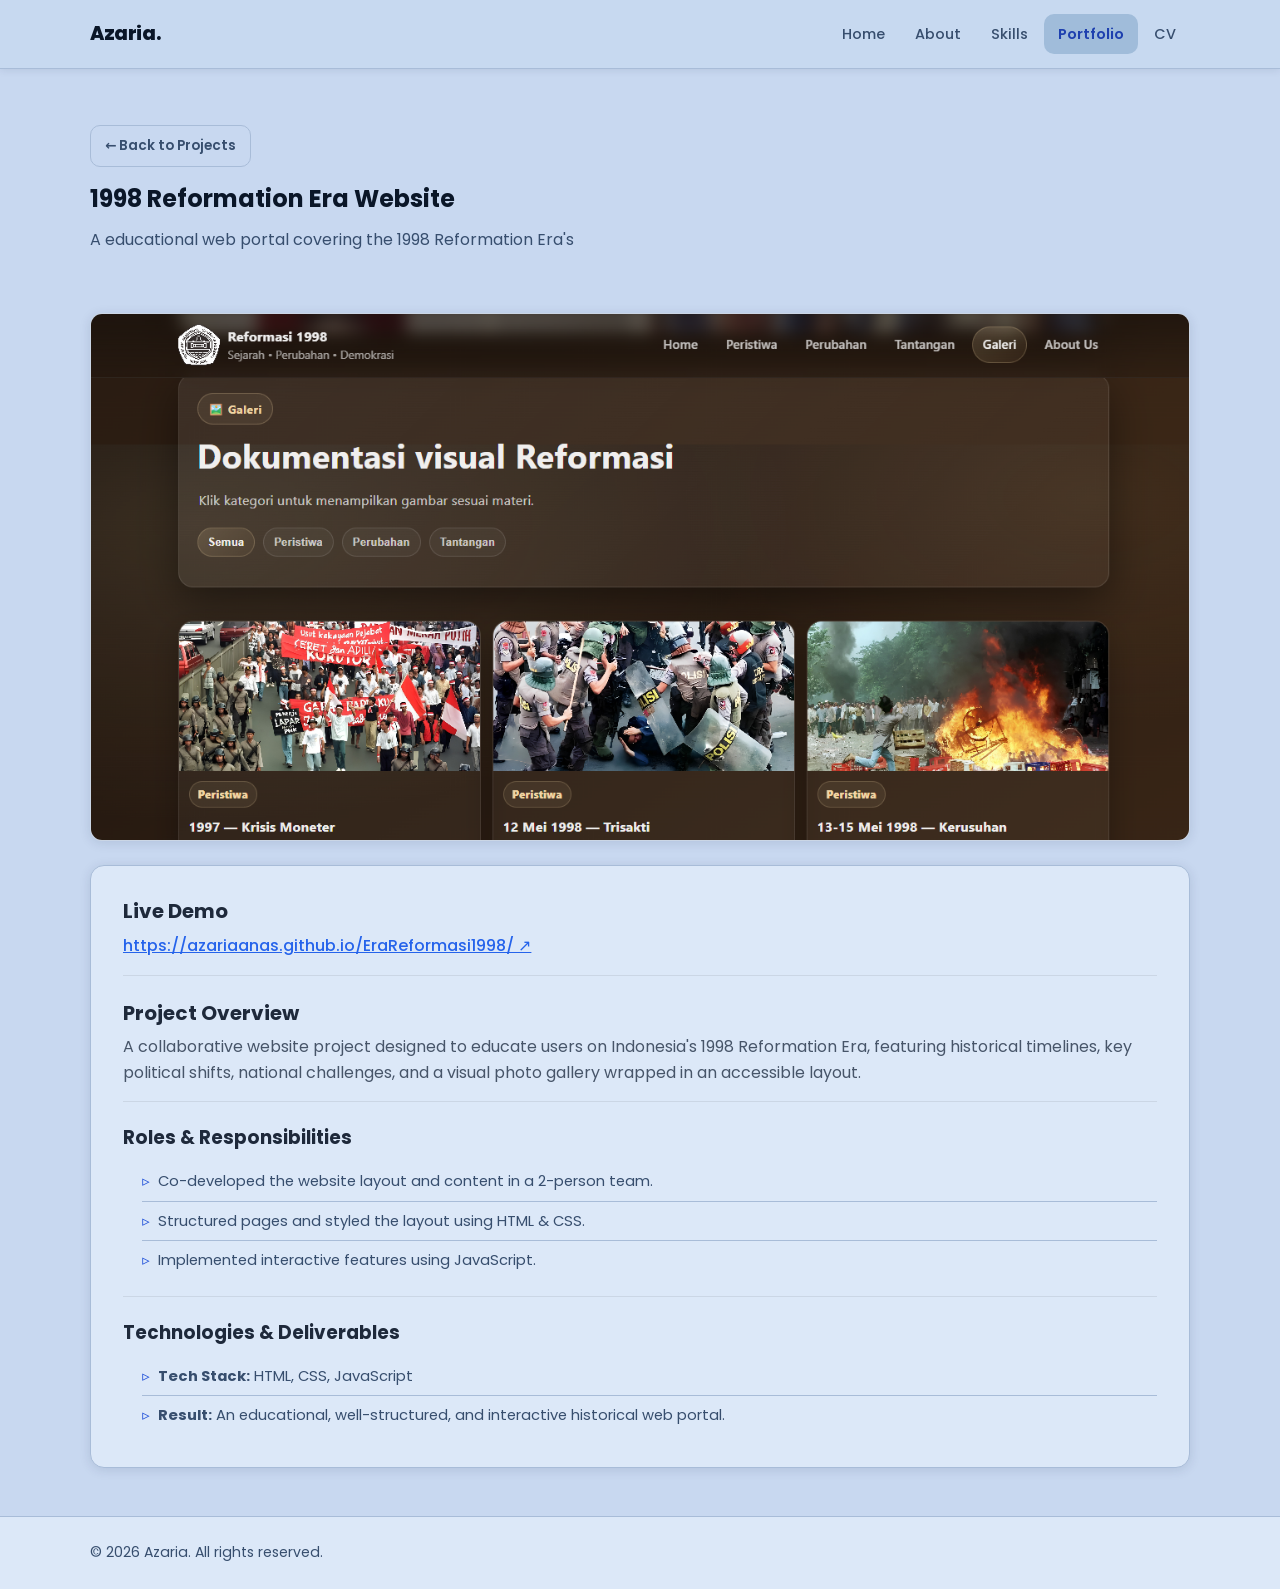
<file: portfolio/websejarah.html>
<!DOCTYPE html>
<html lang="en">
<head>
    <meta charset="UTF-8" />
    <meta name="viewport" content="width=device-width, initial-scale=1.0" />
    <title>Semarang City Website - Portfolio</title>
    <link rel="preconnect" href="https://fonts.googleapis.com">
    <link rel="preconnect" href="https://fonts.gstatic.com" crossorigin>
    <link href="https://fonts.googleapis.com/css2?family=Poppins:wght@300;400;500;600;700&display=swap" rel="stylesheet">
    <link rel="stylesheet" href="../styles.css" />
</head>
<body>
    <header class="site-header">
        <div class="container header-inner">
            <a class="brand" href="../index.html">Azaria.</a>
            <nav class="nav">
                <button class="nav-toggle" aria-label="Toggle navigation" aria-expanded="false">☰</button>
                <ul class="nav-list">
                    <li><a href="../index.html">Home</a></li>
                    <li><a href="../about.html">About</a></li>
                    <li><a href="../skills.html">Skills</a></li>
                    <li><a class="active" href="../portfolio.html">Portfolio</a></li>
                    <li><a href="../cv.html">CV</a></li>
                </ul>
            </nav>
        </div>
    </header>

    <main>
        <!-- Header Section -->
        <section class="section-header" style="margin-bottom: 2rem;">
            <div class="container">
                <a class="btn small ghost" href="../projects.html" style="margin-bottom: 1rem; display: inline-block;">← Back to Projects</a>
                <h1>1998 Reformation Era Website</h1>
                <p>A educational web portal covering the 1998 Reformation Era's</p>
            </div>
        </section>

        <section class="container" style="display: flex; flex-direction: column; gap: 1.5rem; margin-bottom: 3rem;">
            <!-- Screenshot Preview -->
            <div class="card" style="padding: 0; overflow: hidden; border-radius: 12px; border: 1px solid rgba(0,0,0,0.08);">
                <img src="../Foto/sejarah2.png" alt="Semarang City Website Preview" style="width: 100%; display: block;">
            </div>

            <!-- Project Details Wrapper -->
            <div class="card" style="padding: 2rem; display: flex; flex-direction: column; gap: 1.5rem;">
                
                <!-- Live Demo Link -->
                <div style="padding-bottom: 1rem; border-bottom: 1px solid rgba(0,0,0,0.08);">
                    <h2 style="font-size: 1.25rem; margin-bottom: 0.5rem; color: #1e293b;">Live Demo</h2>
                    <a href="https://azariaanas.github.io/EraReformasi1998/" target="_blank" rel="noopener noreferrer" style="color: #2563eb; font-weight: 500; text-decoration: underline;">
                        https://azariaanas.github.io/EraReformasi1998/ ↗
                    </a>
                </div>

                <!-- Project Overview -->
                <div style="padding-bottom: 1rem; border-bottom: 1px solid rgba(0,0,0,0.08);">
                    <h2 style="font-size: 1.25rem; margin-bottom: 0.5rem; color: #1e293b;">Project Overview</h2>
                    <p style="color: #475569; line-height: 1.6;">
                        A collaborative website project designed to educate users on Indonesia's 1998 Reformation Era, featuring historical timelines, key political shifts, national challenges, and a visual photo gallery wrapped in an accessible layout.
                    </p>
                </div>

                <!-- Roles & Responsibilities -->
                <div style="padding-bottom: 1rem; border-bottom: 1px solid rgba(0,0,0,0.08);">
                    <h3 style="font-size: 1.15rem; margin-bottom: 0.75rem; color: #1e293b;">Roles & Responsibilities</h3>
                    <ul class="bullet-list" style="color: #475569; padding-left: 1.2rem; line-height: 1.8;">
                        <li>Co-developed the website layout and content in a 2-person team.</li>
                        <li>Structured pages and styled the layout using HTML & CSS.</li>
                        <li>Implemented interactive features using JavaScript.</li>
                    </ul>
                </div>

                <!-- Tech Stack & Results -->
                <div>
                    <h3 style="font-size: 1.15rem; margin-bottom: 0.75rem; color: #1e293b;">Technologies & Deliverables</h3>
                    <ul class="bullet-list" style="color: #475569; padding-left: 1.2rem; line-height: 1.8;">
                        <li><strong>Tech Stack:</strong> HTML, CSS, JavaScript</li>
                        <li><strong>Result:</strong> An educational, well-structured, and interactive historical web portal.</li>
                    </ul>
                </div>

            </div>
        </section>
    </main>

    <footer class="site-footer">
        <div class="container footer-inner">
            <p>© <span id="year"></span> Azaria. All rights reserved.</p>
        </div>
    </footer>

    <script src="../main.js"></script>
</body>
</html>
</file>
<file: styles.css>
/* =============================================
   PORTFOLIO — MEDIUM-DARK BLUE THEME
   Palette:
     --bg        #c8d8f0  (page background)
     --surface   #dce8f8  (cards)
     --surface2  #cfdaed  (subtle card bg)
     --border    #a8bcd8  (borders)
     --blue      #1d4ed8  (primary accent)
     --blue2     #1e40af  (accent hover)
     --sky       #0ea5e9  (secondary accent)
     --text      #0a1628  (primary text)
     --muted     #374e6e  (secondary text)
     --white     #f0f5ff
   ============================================= */

/* ── Reset & Base ──────────────────────────── */
*, *::before, *::after { box-sizing: border-box; }
html, body { margin: 0; padding: 0; }
html { scroll-behavior: smooth; }

:root {
  --bg:       #c8d8f0;
  --surface:  #dce8f8;
  --surface2: #cfdaed;
  --border:   #a8bcd8;
  --blue:     #1d4ed8;
  --blue2:    #1e40af;
  --sky:      #0ea5e9;
  --teal:     #0891b2;
  --gold:     #f59e0b;
  --text:     #0a1628;
  --muted:    #374e6e;
  --white:    #f0f5ff;
  --radius:   14px;
  --radius-sm: 10px;
  --shadow:   0 2px 12px rgba(15,30,70,.12);
  --shadow-md: 0 6px 24px rgba(15,30,70,.16);
  --shadow-lg: 0 12px 40px rgba(15,30,70,.22);
}

body {
  font-family: 'Poppins', system-ui, -apple-system, 'Segoe UI', Roboto, sans-serif;
  background-color: var(--bg);
  color: var(--text);
  line-height: 1.7;
  min-height: 100vh;
}

img { max-width: 100%; display: block; }
a  { color: var(--blue); text-decoration: none; transition: color .2s; }
a:hover { color: var(--blue2); }
h1, h2, h3, h4 { margin: 0 0 .5em; line-height: 1.3; font-weight: 700; }
p { margin: 0 0 1em; }
p:last-child { margin-bottom: 0; }

/* ── Layout ────────────────────────────────── */
.container {
  width: min(1100px, 92%);
  margin: 0 auto;
}

/* ── Section label ──────────────────────────── */
.section-label {
  display: inline-flex;
  align-items: center;
  gap: 8px;
  font-size: .78rem;
  font-weight: 700;
  letter-spacing: .12em;
  text-transform: uppercase;
  color: var(--blue);
  margin-bottom: 8px;
}
.section-label::before {
  content: '';
  display: inline-block;
  width: 24px; height: 2px;
  background: var(--blue);
  border-radius: 99px;
}

/* ── Cards ──────────────────────────────────── */
.card {
  background: var(--surface);
  border: 1px solid var(--border);
  border-radius: var(--radius);
  padding: 24px;
  box-shadow: var(--shadow);
}

.card-hover {
  transition: transform .2s ease, box-shadow .2s ease, border-color .2s;
}
.card-hover:hover {
  transform: translateY(-4px);
  box-shadow: var(--shadow-lg);
  border-color: #6b99d0;
}

/* ── Buttons ───────────────────────────────── */
.btn {
  display: inline-flex;
  align-items: center;
  gap: 6px;
  padding: 11px 22px;
  border-radius: var(--radius-sm);
  font-weight: 600;
  font-size: .95rem;
  cursor: pointer;
  border: none;
  transition: all .2s ease;
  text-decoration: none;
  font-family: inherit;
}
.btn.primary {
  background: var(--blue);
  color: #fff;
}
.btn.primary:hover {
  background: var(--blue2);
  color: #fff;
  transform: translateY(-2px);
  box-shadow: 0 6px 20px rgba(37,99,235,.35);
}
.btn.outline {
  background: transparent;
  color: var(--blue);
  border: 1.5px solid var(--blue);
}
.btn.outline:hover {
  background: var(--blue);
  color: #fff;
  transform: translateY(-2px);
  box-shadow: 0 6px 20px rgba(37,99,235,.25);
}
.btn.ghost {
  background: transparent;
  color: var(--muted);
  border: 1.5px solid var(--border);
}
.btn.ghost:hover {
  color: var(--text);
  border-color: #6b99d0;
  background: var(--surface2);
}
.btn.small { padding: 8px 14px; font-size: .85rem; }

/* ── Header / Nav ───────────────────────────── */
.site-header {
  position: sticky;
  top: 0;
  z-index: 100;
  background: rgba(200,218,240,.95);
  backdrop-filter: blur(10px);
  border-bottom: 1px solid var(--border);
  box-shadow: 0 1px 8px rgba(15,30,70,.1);
}
.header-inner {
  display: flex;
  align-items: center;
  justify-content: space-between;
  padding: 14px 0;
}
.brand {
  font-weight: 800;
  font-size: 1.2rem;
  color: var(--text);
  letter-spacing: -.02em;
}
.brand span { color: var(--blue); }

.nav .nav-list {
  display: flex;
  gap: 2px;
  list-style: none;
  margin: 0; padding: 0;
}
.nav a {
  display: block;
  padding: 8px 14px;
  border-radius: var(--radius-sm);
  font-weight: 500;
  font-size: .9rem;
  color: var(--muted);
  transition: all .2s;
}
.nav a:hover {
  color: var(--blue);
  background: #b8cfe8;
  text-decoration: none;
}
.nav a.active {
  color: var(--blue2);
  background: #a0bcda;
  font-weight: 600;
}
.nav-toggle {
  display: none;
  background: transparent;
  border: 1.5px solid var(--border);
  color: var(--text);
  font-size: 1.1rem;
  padding: 6px 10px;
  border-radius: 8px;
  cursor: pointer;
}

/* ── Hero ───────────────────────────────────── */
.hero {
  padding: 72px 0 56px;
  position: relative;
  overflow: hidden;
}

/* Blue radial glow top-right */
.hero::after {
  content: '';
  position: absolute;
  top: -160px; right: -160px;
  width: 600px; height: 600px;
  background: radial-gradient(circle, rgba(37,99,235,.07) 0%, transparent 70%);
  pointer-events: none;
}

.hero-grid {
  display: grid;
  grid-template-columns: 1fr auto;
  gap: 56px;
  align-items: center;
  position: relative;
  z-index: 1;
}

.greeting {
  font-size: .9rem;
  color: var(--blue);
  font-weight: 700;
  letter-spacing: .06em;
  text-transform: uppercase;
  margin: 0 0 10px;
}
.name {
  font-size: clamp(2rem, 3.8vw, 2.9rem);
  font-weight: 800;
  line-height: 1.1;
  margin: 0 0 8px;
  color: var(--text);
}
.nickname {
  display: block;
  font-size: .95rem;
  color: var(--muted);
  font-weight: 400;
  margin-top: 6px;
}
.tagline {
  font-size: 1rem;
  color: var(--sky);
  font-weight: 600;
  margin: 0 0 14px;
  font-style: italic;
}
.description {
  color: var(--muted);
  max-width: 520px;
  margin: 0 0 28px;
  font-size: .96rem;
}
.hero-cta {
  display: flex;
  gap: 12px;
  flex-wrap: wrap;
}
.hero-photo img {
  width: 320px;
  height: 320px;
  object-fit: cover;
  object-position: top;
  border-radius: 50%;
  border: 5px solid #dce8f8;
  box-shadow: var(--shadow-lg), 0 0 0 3px #8aafd4;
}
.hero-photo { position: relative; display: inline-block; }
/* dashed ring */
.hero-photo::before {
  content: '';
  position: absolute;
  inset: -14px;
  border-radius: 50%;
  border: 2px dashed #7099c4;
  pointer-events: none;
  animation: spin-ring 18s linear infinite;
}
/* solid accent dot */
.hero-photo::after {
  content: '';
  position: absolute;
  bottom: 12px; right: 12px;
  width: 22px; height: 22px;
  background: var(--blue);
  border-radius: 50%;
  border: 3px solid #fff;
  box-shadow: 0 2px 8px rgba(37,99,235,.4);
}
@keyframes spin-ring {
  from { transform: rotate(0deg); }
  to   { transform: rotate(360deg); }
}

/* ── Stats row ──────────────────────────────── */
.stats-row {
  display: flex;
  gap: 2px;
  padding: 0 0 56px;
}
.stat-card {
  flex: 1;
  background: var(--surface);
  border: 1px solid var(--border);
  padding: 20px 24px;
  border-radius: var(--radius-sm);
  transition: border-color .2s;
  box-shadow: var(--shadow);
}
.stat-card:first-child { border-radius: var(--radius) var(--radius-sm) var(--radius-sm) var(--radius); }
.stat-card:last-child  { border-radius: var(--radius-sm) var(--radius) var(--radius) var(--radius-sm); }
.stat-card:hover { border-color: #6b99d0; }
.stat-number {
  font-size: 2rem;
  font-weight: 800;
  color: var(--blue);
  line-height: 1;
}
.stat-label {
  font-size: .82rem;
  color: var(--muted);
  margin-top: 4px;
}

/* ── Section header ─────────────────────────── */
.section-header {
  padding: 56px 0 28px;
}
.section-header h2 {
  font-size: clamp(1.5rem, 2.4vw, 2rem);
  color: var(--text);
}
.section-header p { color: var(--muted); margin: 0; }

/* ── Highlights (Home cards) ─────────────────── */
.highlights { padding: 0 0 56px; }
.highlights-grid {
  display: grid;
  grid-template-columns: repeat(3, 1fr);
  gap: 18px;
}
.highlight-card {
  border-left: 3px solid var(--blue);
}
.highlight-card .icon {
  font-size: 1.7rem;
  margin-bottom: 10px;
}
.highlight-card h3 { color: var(--text); font-size: 1rem; margin-bottom: 5px; }
.highlight-card p  { color: var(--muted); font-size: .88rem; }

/* ── Projects / Portfolio ───────────────────── */
.portfolio-section { padding-bottom: 60px; }

.filter-bar {
  display: flex;
  gap: 8px;
  flex-wrap: wrap;
  margin-bottom: 28px;
}
.filter-btn {
  padding: 7px 18px;
  border-radius: 999px;
  border: 1.5px solid var(--border);
  background: var(--surface);
  color: var(--muted);
  font-size: .85rem;
  font-weight: 600;
  cursor: pointer;
  transition: all .2s;
  font-family: inherit;
}
.filter-btn:hover,
.filter-btn.active {
  border-color: var(--blue);
  color: var(--blue);
  background: #b8cfe8;
}

.portfolio-grid {
  display: grid;
  grid-template-columns: repeat(3, 1fr);
  gap: 20px;
}
.portfolio-card { padding: 0; overflow: hidden; }
.portfolio-image-wrap { position: relative; overflow: hidden; }
.portfolio-image {
  width: 100%;
  aspect-ratio: 16/9;
  object-fit: cover;
  transition: transform .4s ease;
}
.portfolio-card:hover .portfolio-image { transform: scale(1.05); }
.portfolio-badge {
  position: absolute;
  top: 10px; right: 10px;
  background: var(--blue);
  color: #fff;
  font-size: .7rem;
  font-weight: 700;
  padding: 3px 10px;
  border-radius: 999px;
  letter-spacing: .05em;
  text-transform: uppercase;
}
.portfolio-body { padding: 18px 20px 20px; }
.portfolio-title { font-size: 1rem; color: var(--text); margin: 0 0 6px; }
.portfolio-desc  { font-size: .86rem; color: var(--muted); margin: 0 0 14px; line-height: 1.6; }
.portfolio-tags  { display: flex; flex-wrap: wrap; gap: 6px; margin-bottom: 14px; }
.tag {
  font-size: .72rem;
  padding: 3px 9px;
  border-radius: 999px;
  background: #b8cfe8;
  border: 1px solid #8aafd4;
  color: var(--blue2);
  font-weight: 600;
}

/* ── Skills ─────────────────────────────────── */
.skills-section      { padding-bottom: 56px; }
.soft-skills-section { padding-bottom: 56px; }

.skills-grid {
  display: grid;
  grid-template-columns: repeat(2, 1fr);
  gap: 16px;
}
.skill-card { padding: 20px 22px; }
.skill-header {
  display: flex;
  align-items: center;
  justify-content: space-between;
  margin-bottom: 12px;
}
.skill-info { display: flex; align-items: center; gap: 10px; }
.skill-icon {
  font-size: 1.3rem;
  width: 36px; height: 36px;
  display: flex; align-items: center; justify-content: center;
  background: #b8cfe8;
  border-radius: 8px;
}
.skill-name     { font-weight: 700; color: var(--text); font-size: .95rem; }
.skill-category { font-size: .74rem; color: var(--muted); margin-top: 1px; }
.skill-pct      { font-size: .95rem; font-weight: 700; color: var(--blue); }

.bar {
  height: 8px;
  border-radius: 999px;
  background: #9ab8d8;
  overflow: hidden;
}
.bar > span {
  display: block;
  height: 100%;
  width: 0%;
  border-radius: 999px;
  background: linear-gradient(90deg, var(--blue), var(--sky));
  transition: width 1.2s cubic-bezier(.4,0,.2,1);
}

.soft-grid {
  display: grid;
  grid-template-columns: repeat(4, 1fr);
  gap: 14px;
}
.soft-card { text-align: center; padding: 22px 14px; }
.soft-icon  { font-size: 1.8rem; margin-bottom: 10px; }
.soft-card h4 { font-size: .9rem; color: var(--text); margin: 0 0 4px; }
.soft-card p  { font-size: .78rem; color: var(--muted); margin: 0; }

/* ── Achievements ───────────────────────────── */
.achievements-section { padding-bottom: 60px; }

.ach-grid {
  display: grid;
  grid-template-columns: repeat(2, 1fr);
  gap: 18px;
  margin-bottom: 40px;
}

.ach-card {
  display: flex;
  gap: 16px;
  align-items: flex-start;
  padding: 22px;
}

.ach-badge {
  font-size: 1.8rem;
  flex-shrink: 0;
  width: 52px; height: 52px;
  display: flex; align-items: center; justify-content: center;
  background: #b8cfe8;
  border-radius: 12px;
  border: 1px solid #8aafd4;
}

.ach-body h3 {
  font-size: .97rem;
  color: var(--text);
  margin: 0 0 4px;
}
.ach-body p { font-size: .84rem; color: var(--muted); margin: 0; }

.ach-type {
  display: inline-block;
  font-size: .7rem;
  font-weight: 700;
  letter-spacing: .06em;
  text-transform: uppercase;
  padding: 2px 8px;
  border-radius: 999px;
  margin-bottom: 6px;
}
.ach-type.award   { background: #fef3c7; color: #b45309; }
.ach-type.compete { background: #b8cfe8; color: var(--blue2); }
.ach-type.project { background: #f0fdf4; color: #16a34a; }

.timeline-section { margin-bottom: 40px; }
.timeline-section h2 {
  font-size: 1.1rem;
  color: var(--text);
  margin-bottom: 16px;
  padding-bottom: 10px;
  border-bottom: 1px solid var(--border);
}

.edu-timeline {
  list-style: none;
  padding: 0; margin: 0;
  position: relative;
}
.edu-timeline::before {
  content: '';
  position: absolute;
  left: 15px; top: 0; bottom: 0;
  width: 2px;
  background: linear-gradient(to bottom, var(--blue), #8aafd4);
}
.edu-timeline li {
  display: flex;
  gap: 18px;
  padding: 0 0 22px 42px;
  position: relative;
}
.edu-timeline li:last-child { padding-bottom: 0; }
.edu-timeline li::before {
  content: '';
  position: absolute;
  left: 10px; top: 5px;
  width: 12px; height: 12px;
  border-radius: 50%;
  background: var(--blue);
  border: 2px solid var(--surface);
  box-shadow: 0 0 0 2px var(--blue);
}
.edu-year {
  font-size: .78rem;
  font-weight: 700;
  color: var(--blue);
  white-space: nowrap;
  padding-top: 2px;
  min-width: 40px;
}
.edu-info strong { display: block; font-size: .93rem; color: var(--text); }
.edu-info span   { font-size: .82rem; color: var(--muted); }

/* ── Contact ────────────────────────────────── */
.contact-section { padding-bottom: 60px; }

.contact-grid {
  display: grid;
  grid-template-columns: 1fr 1.4fr;
  gap: 24px;
  align-items: start;
}

.contact-info-card { padding: 28px; }
.contact-info-card h3 {
  font-size: .78rem;
  text-transform: uppercase;
  letter-spacing: .1em;
  color: var(--blue);
  margin: 0 0 16px;
}

.contact-item {
  display: flex;
  align-items: flex-start;
  gap: 14px;
  padding: 14px 0;
  border-bottom: 1px solid var(--border);
}
.contact-item:last-child { border-bottom: none; }
.contact-icon {
  font-size: 1.3rem;
  width: 40px; height: 40px;
  display: flex; align-items: center; justify-content: center;
  background: #b8cfe8;
  border-radius: 10px;
  flex-shrink: 0;
}
.contact-detail strong { display: block; font-size: .9rem; color: var(--text); margin-bottom: 2px; }
.contact-detail span   { font-size: .84rem; color: var(--muted); }
.contact-detail a      { font-size: .84rem; color: var(--blue); }

/* Form */
.contact-form-card { padding: 28px; }
.contact-form-card h3 {
  font-size: .78rem;
  text-transform: uppercase;
  letter-spacing: .1em;
  color: var(--blue);
  margin: 0 0 20px;
}

.form-group { margin-bottom: 16px; }
.form-group label {
  display: block;
  font-size: .85rem;
  font-weight: 600;
  color: var(--text);
  margin-bottom: 6px;
}
.form-group input,
.form-group textarea {
  width: 100%;
  padding: 11px 14px;
  border: 1.5px solid var(--border);
  border-radius: var(--radius-sm);
  font-family: inherit;
  font-size: .92rem;
  color: var(--text);
  background: var(--surface2);
  transition: border-color .2s, box-shadow .2s;
  outline: none;
}
.form-group input:focus,
.form-group textarea:focus {
  border-color: var(--blue);
  box-shadow: 0 0 0 3px rgba(29,78,216,.15);
  background: var(--surface);
}
.form-group textarea { resize: vertical; min-height: 110px; }

.wa-note {
  display: flex;
  align-items: center;
  gap: 8px;
  background: #f0fdf4;
  border: 1px solid #bbf7d0;
  border-radius: var(--radius-sm);
  padding: 10px 14px;
  font-size: .82rem;
  color: #15803d;
  margin-bottom: 16px;
}

/* ── About (mini on home) ────────────────────── */
.about-grid {
  display: grid;
  grid-template-columns: repeat(2, 1fr);
  gap: 18px;
  padding-bottom: 56px;
}
.about-grid .card h2 {
  font-size: 1.05rem;
  color: var(--text);
  border-bottom: 1px solid var(--border);
  padding-bottom: 10px;
  margin-bottom: 14px;
}

.timeline { list-style: none; padding: 0; margin: 0; }
.timeline li {
  padding: 8px 0;
  border-bottom: 1px solid var(--border);
  color: var(--muted);
  font-size: .92rem;
}
.timeline li:last-child { border-bottom: none; }
.timeline li strong { color: var(--text); }

.bullet-list { list-style: none; padding: 0; margin: 0; }
.bullet-list li {
  padding: 6px 0 6px 16px;
  position: relative;
  color: var(--muted);
  font-size: .92rem;
  border-bottom: 1px solid var(--border);
}
.bullet-list li:last-child { border-bottom: none; }
.bullet-list li::before { content: '▹'; position: absolute; left: 0; color: var(--blue); }

.chip-list { display: flex; flex-wrap: wrap; gap: 8px; list-style: none; padding: 0; margin: 8px 0 0; }
.chip-list li {
  padding: 5px 12px;
  border-radius: 999px;
  background: #b8cfe8;
  border: 1px solid #8aafd4;
  font-size: .82rem;
  font-weight: 600;
  color: var(--blue2);
}

/* ── Preview (index) ────────────────────────── */
.preview-grid {
  display: grid;
  grid-template-columns: repeat(3, 1fr);
  gap: 18px;
}
.preview-card { padding: 0; overflow: hidden; }
.preview-img {
  width: 100%;
  aspect-ratio: 16/9;
  object-fit: cover;
  transition: transform .4s ease;
}
.preview-card:hover .preview-img { transform: scale(1.04); }
.preview-body { padding: 16px 18px 18px; }
.preview-body h3 { font-size: .95rem; color: var(--text); margin: 0 0 5px; }
.preview-body p  { font-size: .83rem; color: var(--muted); margin: 0 0 12px; }

/* skills mini on home */
.skills-mini {
  display: grid;
  grid-template-columns: repeat(2, 1fr);
  gap: 14px;
}
.skill-mini-item { padding: 16px 18px; }
.skill-mini-top {
  display: flex;
  justify-content: space-between;
  align-items: center;
  margin-bottom: 8px;
}
.skill-mini-name { font-size: .88rem; font-weight: 600; color: var(--text); }
.skill-mini-pct  { font-size: .83rem; font-weight: 700; color: var(--blue); }

/* CTA banner */
.cta-banner {
  background: linear-gradient(135deg, #b8cfe8, #9ab8d8);
  border: 1px solid #8aafd4;
  border-radius: var(--radius);
  padding: 40px 36px;
  text-align: center;
  margin-bottom: 60px;
}
.cta-banner h2 { font-size: 1.5rem; color: var(--text); margin: 0 0 10px; }
.cta-banner p  { color: var(--muted); margin: 0 0 22px; }
.cta-banner .btn-group {
  display: flex;
  gap: 12px;
  justify-content: center;
  flex-wrap: wrap;
}

/* ── CV sidebar mini ─────────────────────────── */
.cv-skill-item { margin-bottom: 12px; }
.cv-skill-label {
  display: flex;
  justify-content: space-between;
  font-size: .82rem;
  margin-bottom: 4px;
}
.cv-skill-label span:first-child { color: var(--muted); }
.cv-skill-label span:last-child  { color: var(--blue); font-weight: 700; }

/* ── Footer ─────────────────────────────────── */
.site-footer {
  border-top: 1px solid var(--border);
  padding: 24px 0;
  margin-top: 20px;
  background: var(--surface);
}
.footer-inner {
  display: flex;
  align-items: center;
  justify-content: space-between;
  flex-wrap: wrap;
  gap: 12px;
}
.footer-inner p { color: var(--muted); font-size: .88rem; margin: 0; }
.footer-links { display: flex; gap: 16px; list-style: none; padding: 0; margin: 0; }
.footer-links a { color: var(--muted); font-size: .88rem; }
.footer-links a:hover { color: var(--blue); }

/* ── Responsive ─────────────────────────────── */
@media (max-width: 960px) {
  .hero-grid          { grid-template-columns: 1fr; justify-items: center; }
  .hero-photo         { order: -1; }
  .hero-photo img     { width: 200px; height: 200px; }
  .stats-row          { flex-wrap: wrap; }
  .stat-card          { flex: 1 1 45%; }
  .stat-card:first-child,
  .stat-card:last-child { border-radius: var(--radius-sm); }
  .highlights-grid    { grid-template-columns: 1fr 1fr; }
  .skills-grid        { grid-template-columns: 1fr; }
  .soft-grid          { grid-template-columns: repeat(2, 1fr); }
  .portfolio-grid     { grid-template-columns: repeat(2, 1fr); }
  .preview-grid       { grid-template-columns: repeat(2, 1fr); }
  .skills-mini        { grid-template-columns: 1fr; }
  .ach-grid           { grid-template-columns: 1fr; }
  .contact-grid       { grid-template-columns: 1fr; }
  .nav .nav-list {
    display: none;
    position: absolute;
    right: 4%; top: 62px;
    flex-direction: column;
    gap: 4px;
    background: var(--surface);
    padding: 12px;
    border-radius: var(--radius);
    border: 1px solid var(--border);
    min-width: 180px;
    box-shadow: var(--shadow-lg);
    z-index: 200;
  }
  .nav .nav-list.open { display: flex; }
  .nav-toggle         { display: inline-block; }
}
@media (max-width: 640px) {
  .hero               { padding: 48px 0 36px; }
  .highlights-grid    { grid-template-columns: 1fr; }
  .soft-grid          { grid-template-columns: repeat(2, 1fr); }
  .portfolio-grid     { grid-template-columns: 1fr; }
  .preview-grid       { grid-template-columns: 1fr; }
  .stats-row          { flex-direction: column; }
  .stat-card:first-child,
  .stat-card:last-child { border-radius: var(--radius-sm); }
  .footer-inner       { flex-direction: column; text-align: center; }
  .cta-banner         { padding: 28px 20px; }
}
</file>
